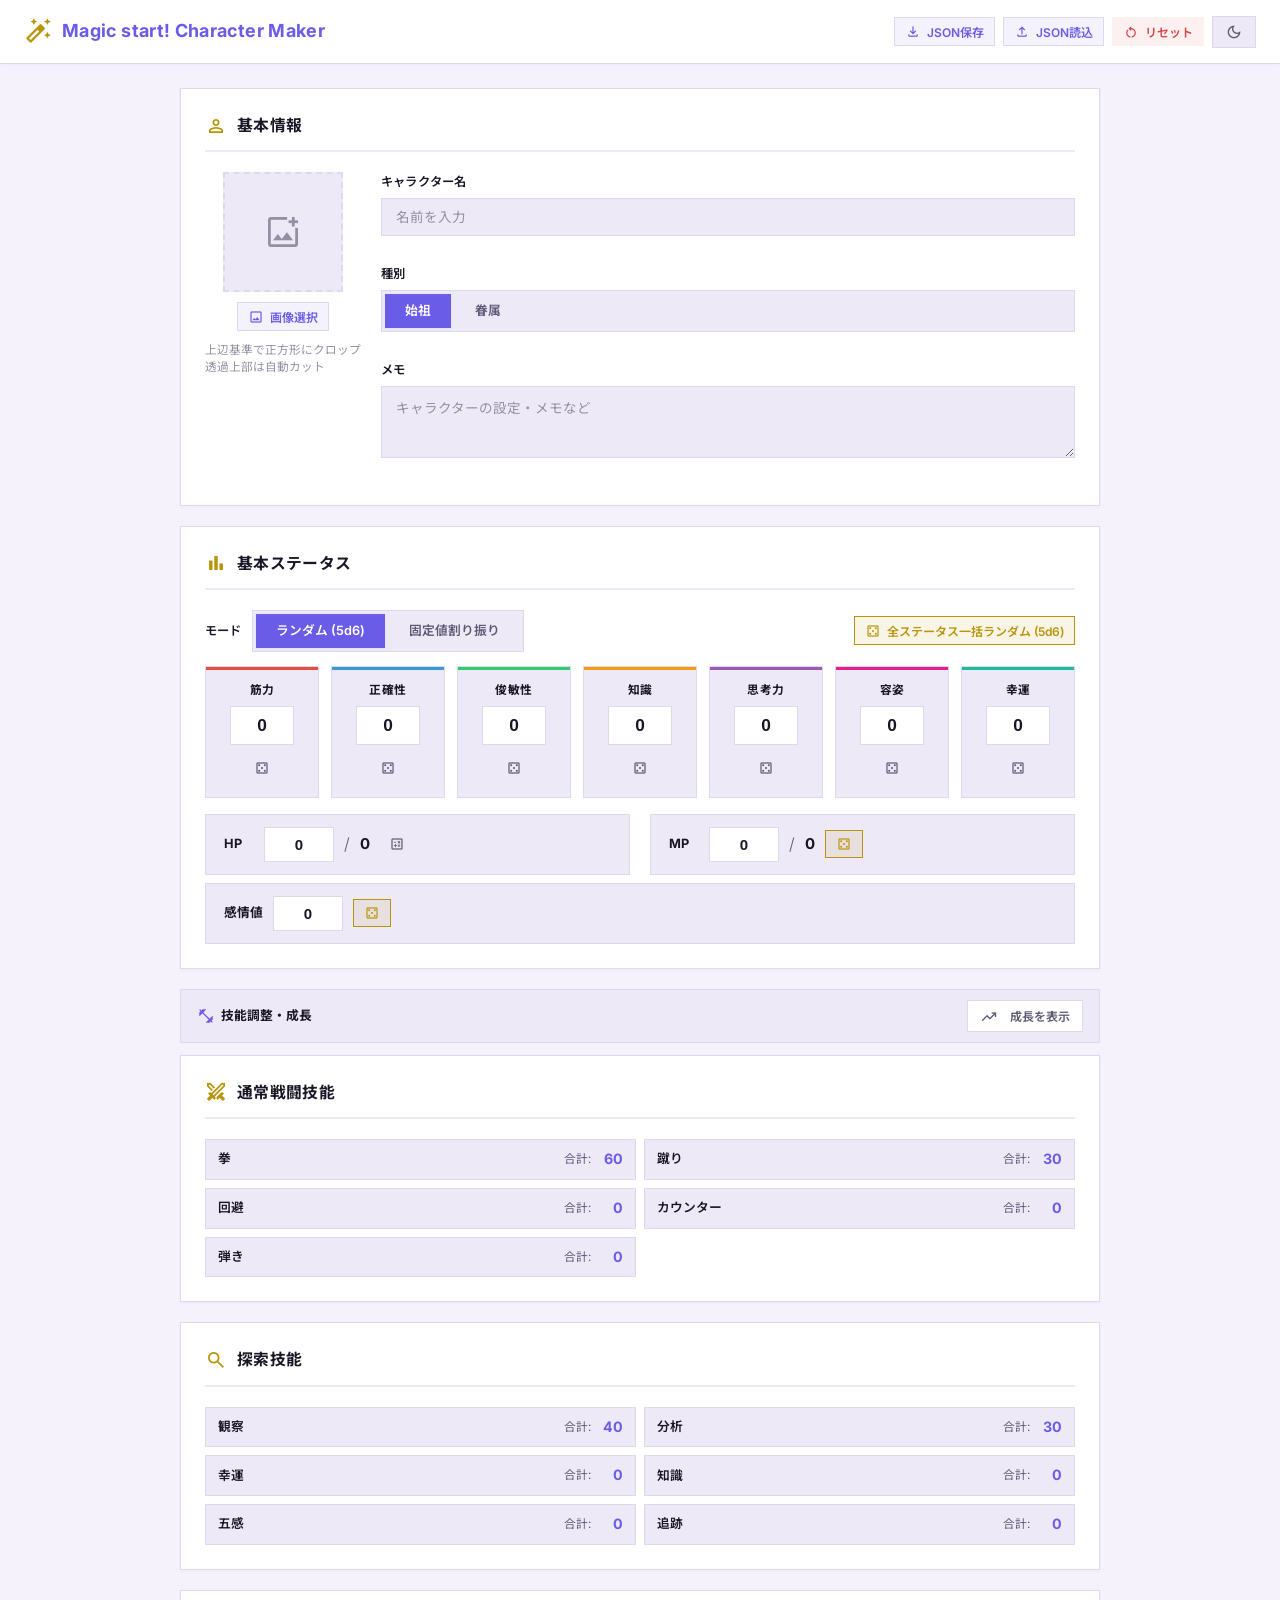
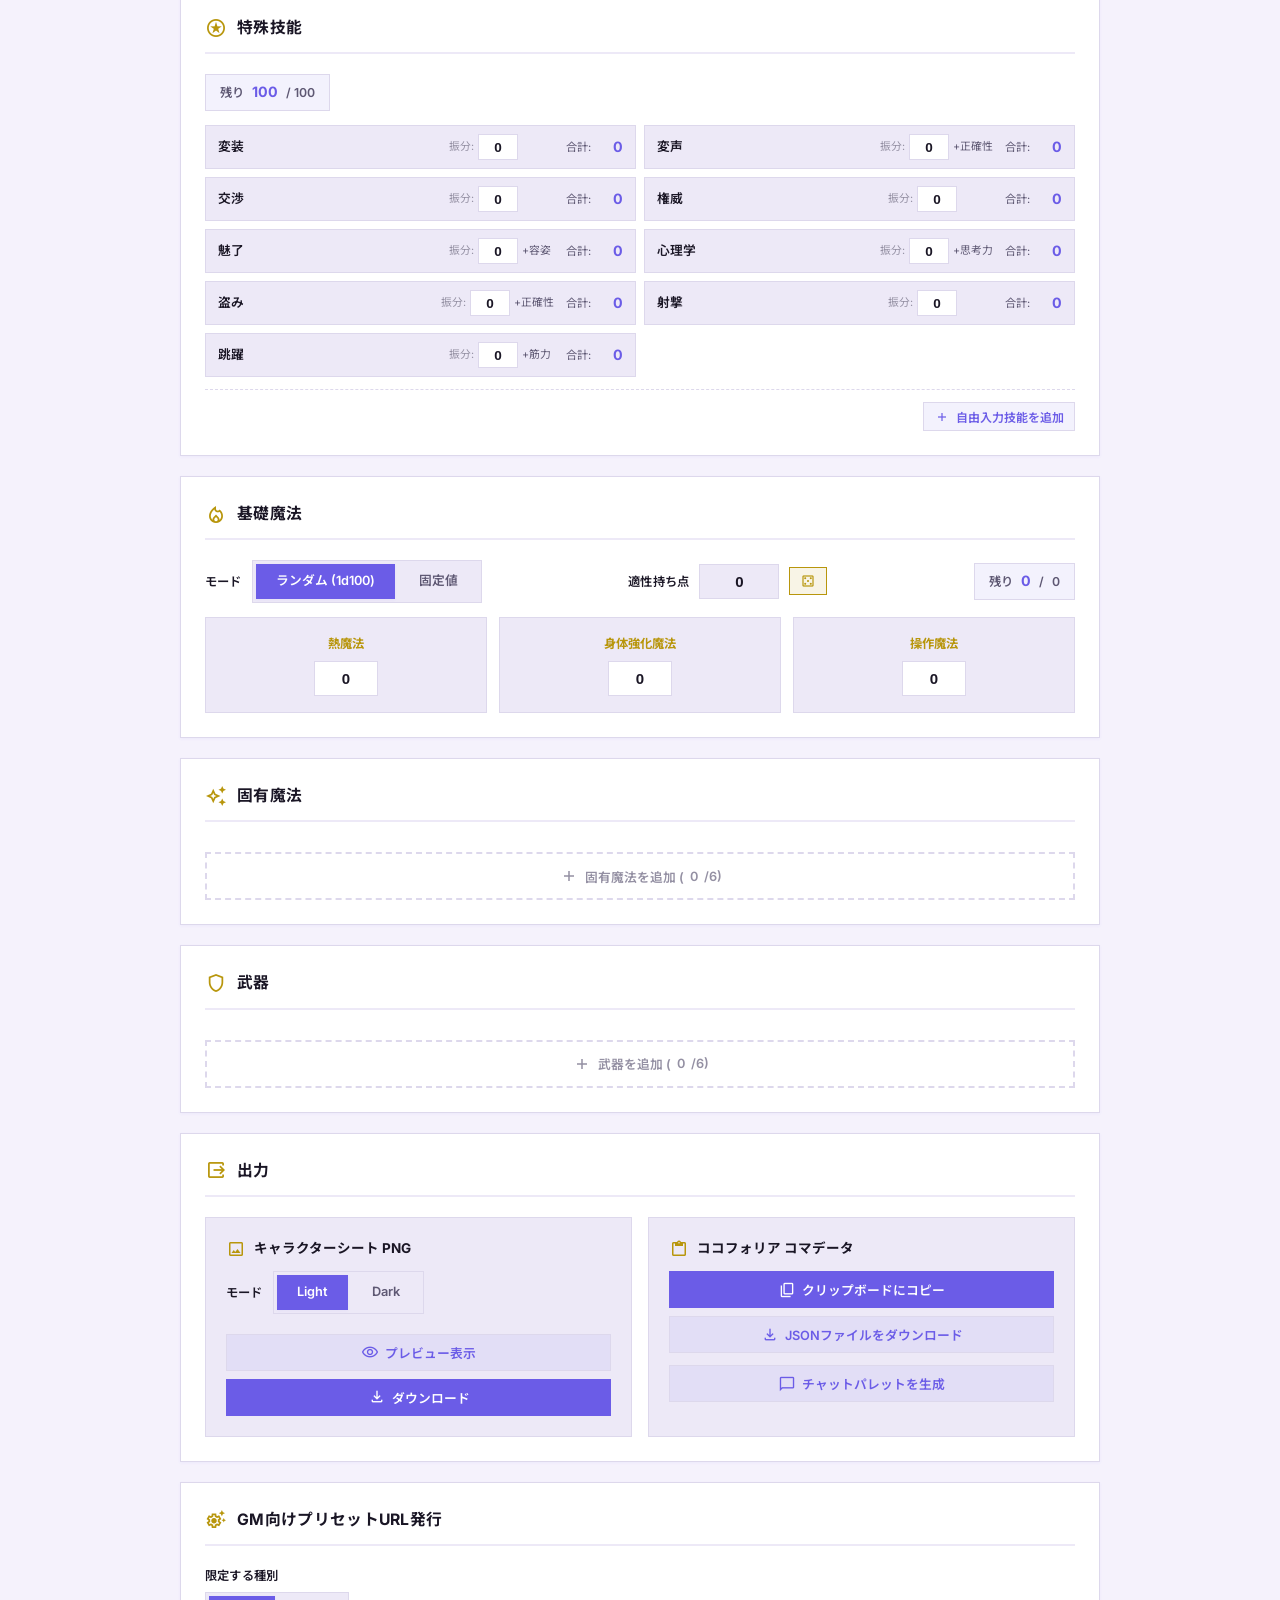
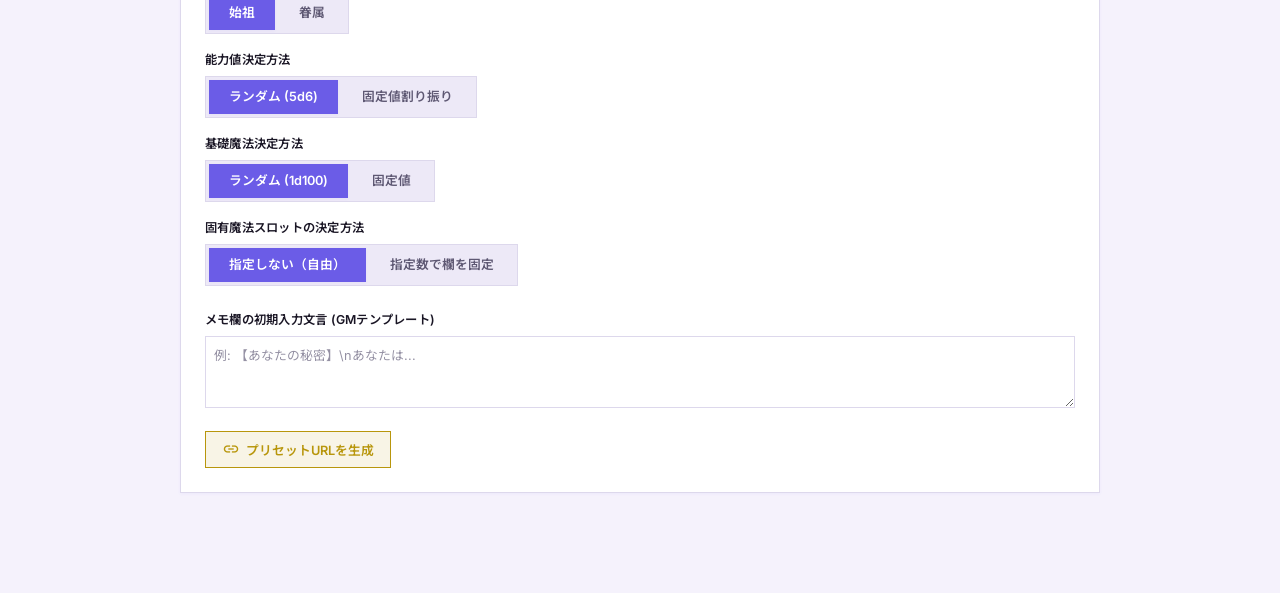
<file: magicstart/index.html>
<!DOCTYPE html>
<html lang="ja" data-theme="light">
<head>
  <meta charset="UTF-8">
  <meta name="viewport" content="width=device-width, initial-scale=1.0">
  <title>Magic start! Character Maker</title>
  <meta name="description" content="TRPG「Magic start!」のキャラクターメイカー。キャラクターシートPNG出力・ココフォリアコマデータ出力に対応。">

  <!-- Google Fonts -->
  <link rel="preconnect" href="https://fonts.googleapis.com">
  <link rel="preconnect" href="https://fonts.gstatic.com" crossorigin>
  <link href="https://fonts.googleapis.com/css2?family=Cinzel:wght@500;700;800;900&family=Syne:wght@700;800&family=Inter:wght@300;400;500;600;700;800&family=Noto+Sans+JP:wght@300;400;500;700;800&display=swap" rel="stylesheet">
  <!-- Material Symbols -->
  <link href="https://fonts.googleapis.com/css2?family=Material+Symbols+Outlined:opsz,wght,FILL,GRAD@20..48,100..700,0..1,-50..200" rel="stylesheet">

  <!-- Stylesheet -->
  <link rel="stylesheet" href="css/style.css">
</head>
<body>

  <!-- ════════════════════ HEADER ════════════════════ -->
  <header class="app-header">
    <div class="app-title">
      <span class="material-symbols-outlined">auto_fix_high</span>
      Magic start! Character Maker
    </div>
    <div class="header-actions">
      <button id="btn-save-json" class="btn btn-secondary btn-sm" data-tooltip="JSON保存" data-tooltip-pos="bottom">
        <span class="material-symbols-outlined">download</span>
        <span class="btn-text">JSON保存</span>
      </button>
      <button id="btn-load-json" class="btn btn-secondary btn-sm" data-tooltip="JSON読込" data-tooltip-pos="bottom">
        <span class="material-symbols-outlined">upload</span>
        <span class="btn-text">JSON読込</span>
      </button>
      <button id="btn-reset" class="btn btn-danger btn-sm" data-tooltip="リセット" data-tooltip-pos="bottom">
        <span class="material-symbols-outlined">restart_alt</span>
        <span class="btn-text">リセット</span>
      </button>
      <button id="btn-theme" class="theme-toggle" data-tooltip="テーマ切替" data-tooltip-pos="bottom">
        <span class="material-symbols-outlined" id="theme-icon">dark_mode</span>
      </button>
    </div>
    <input type="file" id="json-file-input" class="file-input-hidden" accept=".json">
  </header>

  <!-- GM Preset Banner -->
  <div id="preset-banner" class="preset-banner" style="display:none;">
    <span class="material-symbols-outlined" style="font-size:18px;">lock</span>
    <span>GMによるキャラメイク設定が制限されています</span>
    <button id="btn-clear-preset" class="btn btn-secondary btn-sm" style="background:rgba(255,255,255,0.2); color:#fff; border:none; padding:3px 8px; font-size:0.75rem;">制限を解除</button>
  </div>

  <!-- ════════════════════ MAIN ════════════════════ -->
  <main class="app-main">

    <!-- ──── Basic Info ──── -->
    <section class="card" id="section-basic">
      <div class="card-header">
        <span class="material-symbols-outlined">person</span>
        <h2 class="card-title">基本情報</h2>
      </div>
      <div class="basic-info-grid">
        <div class="image-upload-area" style="flex-direction:column; gap:10px;">
          <div class="image-preview" id="image-preview">
            <span class="material-symbols-outlined">add_photo_alternate</span>
            <img id="image-preview-img" style="display:none;" alt="character image">
          </div>
          <div>
            <button id="btn-upload-image" class="btn btn-secondary btn-sm">
              <span class="material-symbols-outlined">image</span> 画像選択
            </button>
            <button id="btn-remove-image" class="btn btn-ghost btn-sm" style="display:none;">
              <span class="material-symbols-outlined">close</span>
            </button>
          </div>
          <input type="file" id="image-file-input" class="file-input-hidden" accept="image/*">
          <div class="image-upload-hint">上辺基準で正方形にクロップ<br>透過上部は自動カット</div>
        </div>
        <div class="basic-info-fields">
          <div class="form-group">
            <label class="form-label" for="char-name">キャラクター名</label>
            <input type="text" id="char-name" class="form-input" placeholder="名前を入力" maxlength="40">
          </div>
          <div class="form-group">
            <label class="form-label">種別</label>
            <div class="radio-group">
              <input type="radio" name="char-type" id="type-ancestor" value="ancestor" class="radio-option" checked>
              <label for="type-ancestor" class="radio-label">始祖</label>
              <input type="radio" name="char-type" id="type-kin" value="kin" class="radio-option">
              <label for="type-kin" class="radio-label">眷属</label>
            </div>
          </div>
          <div class="form-group">
            <label class="form-label" for="char-memo">メモ</label>
            <textarea id="char-memo" class="form-textarea" placeholder="キャラクターの設定・メモなど" rows="3" maxlength="500"></textarea>
          </div>
        </div>
      </div>
    </section>

    <!-- ──── Stats ──── -->
    <section class="card" id="section-stats">
      <div class="card-header">
        <span class="material-symbols-outlined">bar_chart</span>
        <h2 class="card-title">基本ステータス</h2>
      </div>
      <div class="section-toolbar">
        <div class="field-row">
          <span class="form-label" style="min-width:auto; margin-bottom:0;">モード</span>
          <div class="radio-group" id="stat-mode-toggle">
            <input type="radio" name="stat-mode" id="stat-mode-random" value="random" class="radio-option" checked>
            <label for="stat-mode-random" class="radio-label">ランダム (5d6)</label>
            <input type="radio" name="stat-mode" id="stat-mode-fixed" value="fixed" class="radio-option">
            <label for="stat-mode-fixed" class="radio-label">固定値割り振り</label>
          </div>
        </div>
        
        <div id="stat-toolbar-random">
          <button id="btn-roll-all-stats" class="btn btn-accent btn-sm">
            <span class="material-symbols-outlined">casino</span> 全ステータス一括ランダム (5d6)
          </button>
        </div>
        <div id="stat-toolbar-fixed" style="display:none;">
          <div class="points-indicator" id="stat-points-indicator">
            残り <span class="points-value" id="stat-points-remaining">140</span> / <span id="stat-pool-display">140</span>
          </div>
        </div>
      </div>
      <div class="stats-grid" id="stats-grid">
        <!-- Generated by JS -->
      </div>
      <div class="hp-mp-row">
        <div class="hp-mp-block">
          <span class="hp-mp-label">HP</span>
          <input type="number" id="stat-hp" class="form-input-num" min="0" max="999" value="50">
          <span class="hp-mp-sep">/</span>
          <span id="stat-hp-max" style="font-weight:700; font-size:1rem;">50</span>
          <button id="btn-calc-hp" class="btn btn-ghost btn-sm btn-icon" data-tooltip="自動計算 (筋力+50)">
            <span class="material-symbols-outlined">calculate</span>
          </button>
        </div>
        <div class="hp-mp-block">
          <span class="hp-mp-label">MP</span>
          <input type="number" id="stat-mp" class="form-input-num" min="0" max="999" value="0">
          <span class="hp-mp-sep">/</span>
          <span id="stat-mp-max" style="font-weight:700; font-size:1rem;">0</span>
          <button id="btn-roll-mp" class="btn btn-accent btn-sm" data-tooltip="ランダム生成">
            <span class="material-symbols-outlined">casino</span>
          </button>
        </div>
      </div>
      <div class="hp-mp-row" style="margin-top:8px;">
        <div class="hp-mp-block">
          <span class="hp-mp-label">感情値</span>
          <input type="number" id="stat-emotion" class="form-input-num" min="0" max="999" value="0">
          <button id="btn-roll-emotion" class="btn btn-accent btn-sm" data-tooltip="ランダム (10d6)">
            <span class="material-symbols-outlined">casino</span>
          </button>
        </div>
      </div>
    </section>

    <!-- ──── Skills Common Control Bar ──── -->
    <div class="skills-control-bar" style="display:flex; justify-content:flex-end; align-items:center; margin-bottom:12px; padding:10px 16px; background:var(--bg-tertiary); border:1px solid var(--border); width: 100%;">
      <span style="font-size:0.85rem; font-weight:700; color:var(--text-primary); margin-right:auto; display:flex; align-items:center; gap:6px;">
        <span class="material-symbols-outlined" style="font-size:18px; color:var(--primary);">fitness_center</span> 技能調整・成長
      </span>
      <button id="btn-toggle-growth" class="theme-toggle" style="border-radius:0; border:1px solid var(--border); padding:6px 12px; background:var(--surface); cursor:pointer; display:flex; align-items:center;">
        <span class="material-symbols-outlined" id="growth-icon" style="font-size:18px;">trending_up</span>
        <span id="growth-toggle-text" style="font-size:0.8rem; margin-left:6px; font-weight:600;">成長を表示</span>
      </button>
    </div>

    <!-- ──── Combat Skills ──── -->
    <section class="card" id="section-combat">
      <div class="card-header">
        <span class="material-symbols-outlined">swords</span>
        <h2 class="card-title">通常戦闘技能</h2>
      </div>
      <div class="special-skills-grid" id="combat-skills-grid">
        <!-- Generated by JS -->
      </div>
    </section>

    <!-- ──── Exploration Skills ──── -->
    <section class="card" id="section-explore">
      <div class="card-header">
        <span class="material-symbols-outlined">search</span>
        <h2 class="card-title">探索技能</h2>
      </div>
      <div class="special-skills-grid" id="explore-skills-grid">
        <!-- Generated by JS -->
      </div>
    </section>

    <!-- ──── Special Skills ──── -->
    <section class="card" id="section-special">
      <div class="card-header">
        <span class="material-symbols-outlined">stars</span>
        <h2 class="card-title">特殊技能</h2>
      </div>
      <div class="section-toolbar">
        <div class="points-indicator" id="special-points-indicator">
          残り <span class="points-value" id="special-points-remaining">100</span> / 100
        </div>
      </div>
      <div class="special-skills-grid" id="special-skills-grid">
        <!-- Generated by JS -->
      </div>
      <div style="margin-top:12px; border-top: 1px dashed var(--border); padding-top: 12px; display: flex; justify-content: flex-end;">
        <button type="button" id="btn-add-custom-sskill" class="btn btn-secondary btn-sm" style="border-radius:0;">
          <span class="material-symbols-outlined" style="font-size:16px;">add</span> 自由入力技能を追加
        </button>
      </div>
    </section>

    <!-- ──── Basic Magic ──── -->
    <section class="card" id="section-magic">
      <div class="card-header">
        <span class="material-symbols-outlined">local_fire_department</span>
        <h2 class="card-title">基礎魔法</h2>
      </div>
      <div class="section-toolbar">
        <div class="field-row">
          <span class="form-label" style="min-width:auto; margin-bottom:0;">モード</span>
          <div class="radio-group" id="magic-mode-toggle">
            <input type="radio" name="magic-mode" id="magic-mode-random" value="random" class="radio-option" checked>
            <label for="magic-mode-random" class="radio-label">ランダム (1d100)</label>
            <input type="radio" name="magic-mode" id="magic-mode-fixed" value="fixed" class="radio-option">
            <label for="magic-mode-fixed" class="radio-label">固定値</label>
          </div>
        </div>
        <div class="field-row" id="magic-pool-input-row">
          <label class="form-label" style="min-width:auto; margin-bottom:0;">適性持ち点</label>
          <input type="number" id="magic-pool" class="form-input-num" min="0" max="100" value="0">
          <button id="btn-roll-magic-pool" class="btn btn-accent btn-sm" data-tooltip="ランダム (1d100)">
            <span class="material-symbols-outlined">casino</span>
          </button>
        </div>
        <div class="points-indicator" id="magic-points-indicator">
          残り <span class="points-value" id="magic-points-remaining">0</span> / <span id="magic-pool-display">0</span>
        </div>
      </div>
      <div class="magic-grid" id="magic-grid">
        <!-- Generated by JS -->
      </div>
    </section>

    <!-- ──── Unique Magic ──── -->
    <section class="card" id="section-unique-magic">
      <div class="card-header">
        <span class="material-symbols-outlined">auto_awesome</span>
        <h2 class="card-title">固有魔法</h2>
      </div>
      <div class="dynamic-list" id="unique-magic-list">
        <!-- Generated by JS -->
      </div>
      <button id="btn-add-magic" class="add-item-btn" style="margin-top:10px;">
        <span class="material-symbols-outlined">add</span> 固有魔法を追加 (<span id="magic-count">0</span>/6)
      </button>
    </section>

    <!-- ──── Weapons ──── -->
    <section class="card" id="section-weapons">
      <div class="card-header">
        <span class="material-symbols-outlined">shield</span>
        <h2 class="card-title">武器</h2>
      </div>
      <div class="dynamic-list" id="weapons-list">
        <!-- Generated by JS -->
      </div>
      <button id="btn-add-weapon" class="add-item-btn" style="margin-top:10px;">
        <span class="material-symbols-outlined">add</span> 武器を追加 (<span id="weapon-count">0</span>/6)
      </button>
    </section>

    <!-- ──── Output ──── -->
    <section class="card" id="section-output">
      <div class="card-header">
        <span class="material-symbols-outlined">output</span>
        <h2 class="card-title">出力</h2>
      </div>
      <div class="output-section">
        <div class="output-card">
          <div class="output-card-title">
            <span class="material-symbols-outlined">image</span>
            キャラクターシート PNG
          </div>
          <div class="field-row" style="margin-bottom:8px;">
            <label class="form-label" style="min-width:auto;">モード</label>
            <div class="radio-group">
              <input type="radio" name="sheet-mode" id="sheet-light" value="light" class="radio-option" checked>
              <label for="sheet-light" class="radio-label">Light</label>
              <input type="radio" name="sheet-mode" id="sheet-dark" value="dark" class="radio-option">
              <label for="sheet-dark" class="radio-label">Dark</label>
            </div>
          </div>
          <div class="output-actions" style="display:flex; gap:8px;">
            <button id="btn-preview-sheet" class="btn btn-secondary" style="flex:1;">
              <span class="material-symbols-outlined">visibility</span> プレビュー表示
            </button>
            <button id="btn-download-sheet" class="btn btn-primary" style="flex:1;">
              <span class="material-symbols-outlined">download</span> ダウンロード
            </button>
          </div>
        </div>
        <div class="output-card">
          <div class="output-card-title">
            <span class="material-symbols-outlined">content_paste</span>
            ココフォリア コマデータ
          </div>
          <div class="output-actions">
            <button id="btn-ccf-clipboard" class="btn btn-primary">
              <span class="material-symbols-outlined">content_copy</span> クリップボードにコピー
            </button>
            <button id="btn-ccf-download" class="btn btn-secondary">
              <span class="material-symbols-outlined">download</span> JSONファイルをダウンロード
            </button>
            <button id="btn-generate-palette" class="btn btn-secondary" style="margin-top:4px;">
              <span class="material-symbols-outlined">chat_bubble</span> チャットパレットを生成
            </button>
          </div>
        </div>
        <div class="output-card" id="ccf-palette-card" style="grid-column: span 2; display: none; flex-direction: column;">
          <div class="output-card-title">
            <span class="material-symbols-outlined">chat_bubble</span>
            ココフォリア チャットパレット
          </div>
          <textarea id="ccf-palette-text" class="form-textarea" rows="6" readonly style="font-family:var(--font-mono); font-size:0.85rem; margin-bottom:10px; resize:vertical; background:var(--bg-tertiary); color:var(--text-primary); border-color:var(--border); width: 100%; border-radius: 0; outline: none; padding: 10px;"></textarea>
          <button id="btn-copy-palette" class="btn btn-primary" style="width:100%;">
            <span class="material-symbols-outlined">content_copy</span> チャットパレットをコピー
          </button>
        </div>
      </div>
      <!-- Sheet Preview Area -->
      <div id="sheet-preview-container" style="display:none; margin-top:20px; border:1px solid var(--border); padding:16px; background:var(--bg-secondary); text-align:center;">
        <div style="font-size:0.85rem; font-weight:700; color:var(--text-secondary); margin-bottom:12px; display:flex; align-items:center; justify-content:center; gap:6px;">
          <span class="material-symbols-outlined" style="font-size:18px;">image</span> キャラクターシート プレビュー
        </div>
        <div style="position:relative; display:inline-block; max-width:100%;">
          <img id="sheet-preview-image" style="max-width:100%; height:auto; border:1px solid var(--border); box-shadow:var(--shadow-lg);" alt="sheet preview">
        </div>
      </div>
    </section>

    <!-- ──── GM Preset URL Generator ──── -->
    <section class="card" id="section-gm-generator">
      <div class="card-header">
        <span class="material-symbols-outlined">settings_suggest</span>
        <h2 class="card-title">GM向けプリセットURL発行</h2>
      </div>
      <div style="display:flex; flex-direction:column; gap:16px;">
        <div class="form-group" style="margin-bottom:0;">
          <label class="form-label">限定する種別</label>
          <div class="radio-group" style="max-width:fit-content;">
            <input type="radio" name="url-type" id="url-type-ancestor" value="ancestor" checked class="radio-option">
            <label for="url-type-ancestor" class="radio-label">始祖</label>
            <input type="radio" name="url-type" id="url-type-kin" value="kin" class="radio-option">
            <label for="url-type-kin" class="radio-label">眷属</label>
          </div>
        </div>
        <div class="form-group" style="margin-bottom:0;">
          <label class="form-label">能力値決定方法</label>
          <div class="radio-group" style="max-width:fit-content;">
            <input type="radio" name="url-stat-mode" id="url-stat-random" value="random" checked class="radio-option">
            <label for="url-stat-random" class="radio-label">ランダム (5d6)</label>
            <input type="radio" name="url-stat-mode" id="url-stat-fixed" value="fixed" class="radio-option">
            <label for="url-stat-fixed" class="radio-label">固定値割り振り</label>
          </div>
        </div>
        <div class="form-group" id="url-stat-pool-row" style="display:none; margin-bottom:0;">
          <label class="form-label" for="url-stat-pool">割り振り可能ポイント (デフォルト: 140)</label>
          <input type="number" id="url-stat-pool" class="form-input" value="140" min="0" max="999" style="width:120px;">
        </div>
        <div class="form-group" style="margin-bottom:0;">
          <label class="form-label">基礎魔法決定方法</label>
          <div class="radio-group" style="max-width:fit-content;">
            <input type="radio" name="url-magic-mode" id="url-magic-random" value="random" checked class="radio-option">
            <label for="url-magic-random" class="radio-label">ランダム (1d100)</label>
            <input type="radio" name="url-magic-mode" id="url-magic-fixed" value="fixed" class="radio-option">
            <label for="url-magic-fixed" class="radio-label">固定値</label>
          </div>
        </div>
        <div class="form-group" id="url-magic-pool-row" style="display:none; margin-bottom:0;">
          <label class="form-label" for="url-magic-pool">割り振り可能ポイント (デフォルト: 50)</label>
          <input type="number" id="url-magic-pool" class="form-input" value="50" min="0" max="100" style="width:120px;">
        </div>
        <div class="form-group" style="margin-bottom:0;">
          <label class="form-label">固有魔法スロットの決定方法</label>
          <div class="radio-group" style="max-width:fit-content; margin-bottom:8px;">
            <input type="radio" name="url-magic-slots-mode" id="url-magic-slots-none" value="none" checked class="radio-option">
            <label for="url-magic-slots-none" class="radio-label">指定しない（自由）</label>
            <input type="radio" name="url-magic-slots-mode" id="url-magic-slots-fixed" value="fixed" class="radio-option">
            <label for="url-magic-slots-fixed" class="radio-label">指定数で欄を固定</label>
          </div>
          <div id="url-magic-slots-count-row" style="display:none; align-items:center; gap:8px;">
            <label class="form-label" for="url-magic-slots" style="margin-bottom:0;">固定スロット数</label>
            <input type="number" id="url-magic-slots" class="form-input" value="2" min="1" max="6" style="width:80px;">
          </div>
        </div>
        <div class="form-group" style="margin-bottom:0;">
          <label class="form-label" for="url-memo">メモ欄の初期入力文言 (GMテンプレート)</label>
          <textarea id="url-memo" class="form-textarea" rows="3" placeholder="例: 【あなたの秘密】\nあなたは..." style="width:100%; border-radius:0; outline:none; border:1px solid var(--border); background:var(--surface); color:var(--text-primary); padding:8px; font-size:0.85rem; font-family:var(--font-sans);"></textarea>
        </div>
        <div>
          <button id="btn-generate-url" class="btn btn-accent">
            <span class="material-symbols-outlined">link</span> プリセットURLを生成
          </button>
        </div>
        <div id="url-output" style="display:none; margin-top:10px;">
          <div class="form-group" style="margin-bottom:8px;">
            <label class="form-label">生成されたURL</label>
            <input type="text" id="url-output-text" class="form-input" readonly>
          </div>
          <button id="btn-copy-url" class="btn btn-secondary">
            <span class="material-symbols-outlined">content_copy</span> コピーする
          </button>
        </div>
      </div>
    </section>

  </main>

  <!-- Toast notification -->
  <div id="toast" class="toast">
    <span class="material-symbols-outlined" id="toast-icon">check_circle</span>
    <span id="toast-message"></span>
  </div>

  <!-- Scripts -->
  <script src="https://html2canvas.hertzen.com/dist/html2canvas.min.js"></script>
  <script src="js/character.js"></script>
  <script src="js/image.js"></script>
  <script src="js/cocofolia.js"></script>
  <script src="js/sheet.js"></script>
  <script src="js/preset.js"></script>
  <script src="js/app.js"></script>
</body>
</html>
</file>
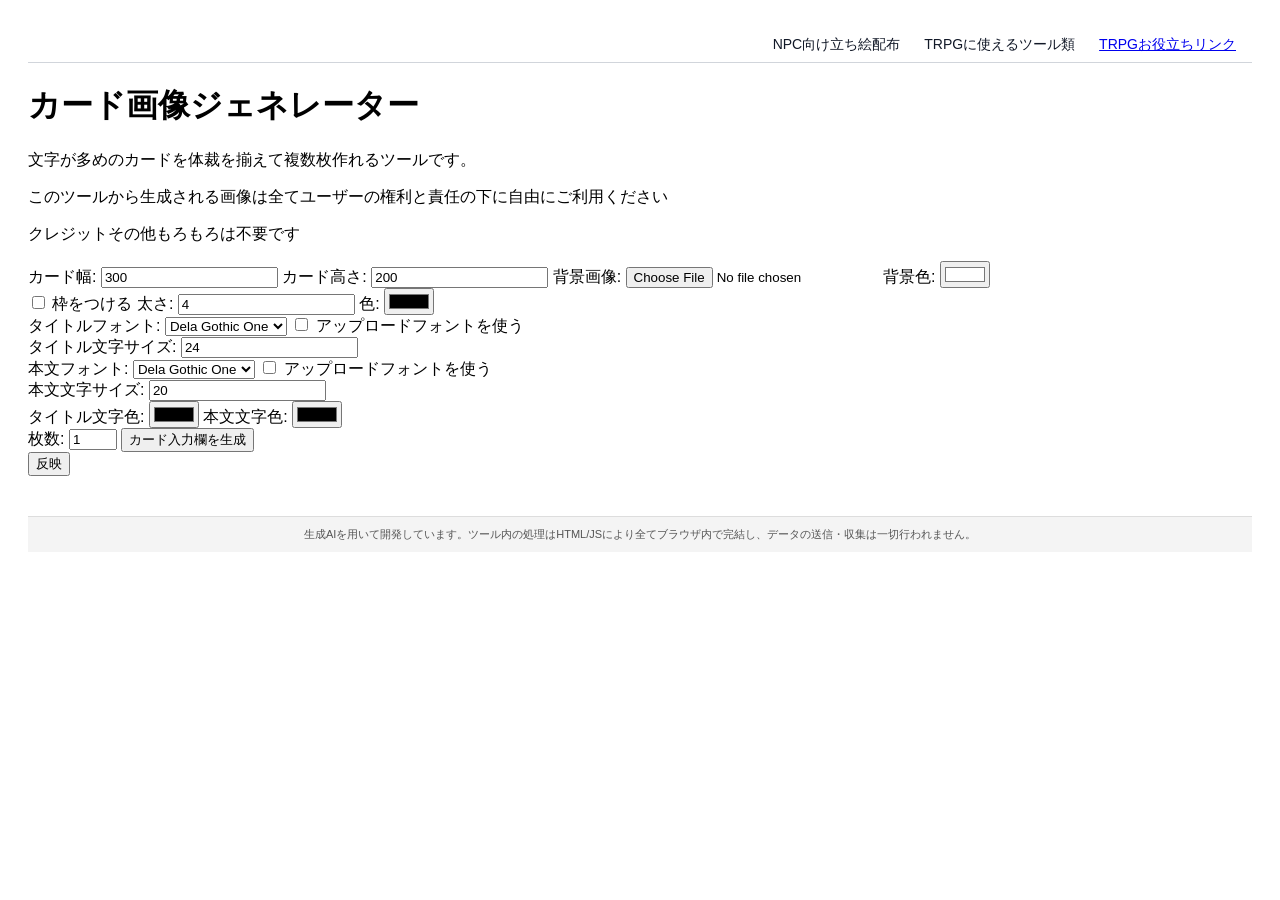
<file: caragen.html>
<!DOCTYPE html>
<html lang="ja">
<head>
  <meta charset="UTF-8">
  <meta name="viewport" content="width=device-width, initial-scale=1.0">
  <title>カード画像ジェネレーター</title>
  <style>
    @import url('https://fonts.googleapis.com/css2?family=Dela+Gothic+One&family=DotGothic16&family=Hachi+Maru+Pop&family=Kaisei+Tokumin&family=Mochiy+Pop+One&family=Potta+One&family=Sawarabi+Gothic&family=Shippori+Mincho&family=Yuji+Mai&family=Yusei+Magic&family=Zen+Antique+Soft&family=Zen+Maru+Gothic&family=Zen+Old+Mincho&display=swap');

    body {
      font-family: sans-serif;
      padding: 20px;
    }
    .card-preview {
      display: flex;
      flex-wrap: wrap;
      gap: 10px;
      margin-top: 20px;
    }
    canvas {
      border: 1px solid #ccc;
    }
    .card-form {
      margin-bottom: 10px;
      padding: 10px;
      border: 1px solid #ddd;
    }
    .hidden {
      display: none;
    }
  </style>
</head>
<body>
  
<!-- ナビゲーションバー - ここから貼り付け開始 -->
<style>
  /* カラーテーマCSS変数 */
  :root { /* Light Theme (Default) */
    --app-bg-color: #f9fafb;
    --app-text-color: #111827;
    --header-bg-color: rgba(255, 255, 255, 0.8);
    --modal-bg-color: #ffffff;
    --button-hover-bg-color: #d1d5db;
    --link-active-text-color: #3730a3;
    --border-color: #d1d5db;
  }
  html.dark {
    --app-bg-color: #111827;
    --app-text-color: #f3f4f6;
    --header-bg-color: rgba(31, 41, 55, 0.8);
    --modal-bg-color: #1f2937;
    --button-hover-bg-color: #6b7280;
    --link-active-text-color: #e0e7ff;
    --border-color: #4b5563;
  }
  html.theme-earth.dark {
    --app-bg-color: #3e2723;
    --app-text-color: #efebe9;
    --header-bg-color: rgba(62, 39, 35, 0.8);
    --modal-bg-color: #4e342e;
    --button-hover-bg-color: #795548;
    --link-active-text-color: #ffffff;
    --border-color: #795548;
  }
  html.theme-pastel {
    --app-bg-color: #fff0f5;
    --app-text-color: #5c3c4c;
    --header-bg-color: rgba(255, 240, 245, 0.8);
    --modal-bg-color: #ffffff;
    --button-hover-bg-color: #90e0d0;
    --link-active-text-color: #333;
    --border-color: #e1bee7;
  }
  html.theme-gray {
    --app-bg-color: #f5f5f5;
    --app-text-color: #333333;
    --header-bg-color: rgba(238, 238, 238, 0.8);
    --modal-bg-color: #ffffff;
    --button-hover-bg-color: #bbbbbb;
    --link-active-text-color: #ffffff;
    --border-color: #b0b0b0;
  }
  
  /* ナビゲーションバースタイル */
  #top-nav-bar {
    background-color: var(--header-bg-color);
    color: var(--app-text-color);
    border-bottom: 1px solid var(--border-color);
    transition: colors 0.3s;
  }
  
  /* ドロップダウンスタイル */
  .nav-dropdown {
    position: relative;
  }
  .nav-dropdown-menu {
    display: none;
    position: absolute;
    top: 100%;
    right: 0;
    background-color: var(--modal-bg-color);
    border: 1px solid var(--border-color);
    border-radius: 0.375rem;
    box-shadow: 0 4px 6px rgba(0, 0, 0, 0.1);
    min-width: 200px;
    z-index: 1000;
    margin-top: 0.25rem;
    padding: 0.5rem 0;
  }
  .nav-dropdown.active .nav-dropdown-menu {
    display: block;
  }
  .nav-dropdown-menu a {
    display: block;
    padding: 0.5rem 1rem;
    color: var(--app-text-color);
    text-decoration: none;
    transition: background-color 0.2s;
  }
  .nav-dropdown-menu a:hover {
    background-color: var(--button-hover-bg-color);
  }
  .nav-dropdown-toggle {
    cursor: pointer;
    user-select: none;
  }
</style>

<div id="top-nav-bar">
  <div style="max-width: 1280px; margin: 0 auto; padding: 0.5rem 1rem; display: flex; align-items: center; justify-content: flex-end; gap: 1.5rem; font-size: 0.875rem;">
        <div class="nav-dropdown">
          <span class="nav-dropdown-toggle hover:text-[--link-active-text-color] transition-colors">NPC向け立ち絵配布</span>
          <div class="nav-dropdown-menu">
            <a href="https://tatie.pages.dev/">現代日本</a>
            <a href="https://tatie2.pages.dev/">近未来・サイバーパンク</a>
            <a href="https://tatie3.pages.dev/">和風・時代劇</a>
          </div>
        </div>
        <div class="nav-dropdown">
          <span class="nav-dropdown-toggle hover:text-[--link-active-text-color] transition-colors">TRPGに使えるツール類</span>
          <div class="nav-dropdown-menu">
            <a href="https://pa-mu-da.github.io/shape/">図形を手軽に作るやつ</a>
            <a href="https://pa-mu-da.github.io/pndtool/caragen.html">カード画像作成ツール</a>
            <a href="https://pa-mu-da.github.io/mojipanelmaker/">文字パネルメーカー</a>
            <a href="https://pa-mu-da.github.io/memotool/">PC・URLメモツール</a>
            <a href="https://mokujisakuseiki.pages.dev/">webコンテンツ作成機</a>
            <a href="https://pa-mu-da.github.io/solo_RPG_tool/">ソロRPGコンパニオン</a>
            <a href="https://serene-toffee-2f7219.netlify.app/">APNGテロップ</a>
            <a href="https://pa-mu-da.github.io/kaisoumap/">3D階層マップ作成</a>
            <a href="https://gamebookmaker.pages.dev/">ゲームブック作成</a>
          </div>
        </div>
        <a href="https://ttrpglinks.pages.dev/" class="hover:text-[--link-active-text-color] transition-colors">TRPGお役立ちリンク</a>
  </div>
</div>

<script>
  // ドロップダウンナビゲーション
  (function() {
    const dropdownToggles = document.querySelectorAll('.nav-dropdown-toggle');
    dropdownToggles.forEach(toggle => {
      toggle.addEventListener('click', (e) => {
        e.stopPropagation();
        const dropdown = toggle.parentElement;
        const wasActive = dropdown.classList.contains('active');
        
        // すべてのドロップダウンを閉じる
        document.querySelectorAll('.nav-dropdown').forEach(d => d.classList.remove('active'));
        
        // 現在のドロップダウンをトグル
        if (!wasActive) {
          dropdown.classList.add('active');
        }
      });
    });
    
    // 外側クリックでドロップダウンを閉じる
    document.addEventListener('click', () => {
      document.querySelectorAll('.nav-dropdown').forEach(d => d.classList.remove('active'));
    });
  })();
</script>
<!-- ナビゲーションバー - ここまで貼り付け終了 -->
  
  <h1>カード画像ジェネレーター</h1>
<p>文字が多めのカードを体裁を揃えて複数枚作れるツールです。</p>
<p>このツールから生成される画像は全てユーザーの権利と責任の下に自由にご利用ください</p>
<p>クレジットその他もろもろは不要です</p>
  <div>
    <label>カード幅: <input type="number" id="cardWidth" value="300"></label>
    <label>カード高さ: <input type="number" id="cardHeight" value="200"></label>
    <label>背景画像: <input type="file" id="bgImageFile" accept="image/*"></label>
    <label>背景色: <input type="color" id="bgColor" value="#ffffff"></label><br>

    <label><input type="checkbox" id="addBorder"> 枠をつける</label>
    <label>太さ: <input type="number" id="borderWidth" value="4" min="1"></label>
    <label>色: <input type="color" id="borderColor" value="#000000"></label><br>

    <label>タイトルフォント:
      <select id="titleFont">
        <option value="Dela Gothic One">Dela Gothic One</option>
        <option value="DotGothic16">DotGothic16</option>
        <option value="Hachi Maru Pop">Hachi Maru Pop</option>
        <option value="Kaisei Tokumin">Kaisei Tokumin</option>
        <option value="Mochiy Pop One">Mochiy Pop One</option>
        <option value="Potta One">Potta One</option>
        <option value="Sawarabi Gothic">Sawarabi Gothic</option>
        <option value="Shippori Mincho">Shippori Mincho</option>
        <option value="Yuji Mai">Yuji Mai</option>
        <option value="Yusei Magic">Yusei Magic</option>
        <option value="Zen Antique Soft">Zen Antique Soft</option>
        <option value="Zen Maru Gothic">Zen Maru Gothic</option>
        <option value="Zen Old Mincho">Zen Old Mincho</option>
      </select>
    </label>
    <label><input type="checkbox" id="useCustomTitleFont"> アップロードフォントを使う</label>
    <input type="file" id="titleFontFile" accept=".ttf,.otf,.woff" class="hidden"><br>

    <label>タイトル文字サイズ: <input type="number" id="titleFontSize" value="24"></label><br>

    <label>本文フォント:
      <select id="bodyFont">
        <option value="Dela Gothic One">Dela Gothic One</option>
        <option value="DotGothic16">DotGothic16</option>
        <option value="Hachi Maru Pop">Hachi Maru Pop</option>
        <option value="Kaisei Tokumin">Kaisei Tokumin</option>
        <option value="Mochiy Pop One">Mochiy Pop One</option>
        <option value="Potta One">Potta One</option>
        <option value="Sawarabi Gothic">Sawarabi Gothic</option>
        <option value="Shippori Mincho">Shippori Mincho</option>
        <option value="Yuji Mai">Yuji Mai</option>
        <option value="Yusei Magic">Yusei Magic</option>
        <option value="Zen Antique Soft">Zen Antique Soft</option>
        <option value="Zen Maru Gothic">Zen Maru Gothic</option>
        <option value="Zen Old Mincho">Zen Old Mincho</option>
      </select>
    </label>
    <label><input type="checkbox" id="useCustomBodyFont"> アップロードフォントを使う</label>
    <input type="file" id="bodyFontFile" accept=".ttf,.otf,.woff" class="hidden"><br>

    <label>本文文字サイズ: <input type="number" id="bodyFontSize" value="20"></label><br>

    <label>タイトル文字色: <input type="color" id="titleColor" value="#000000"></label>
    <label>本文文字色: <input type="color" id="bodyColor" value="#000000"></label><br>
    <label>枚数: <input type="number" id="cardCount" value="1" min="1" max="20"></label>
    <button onclick="generateForms()">カード入力欄を生成</button>
  </div>

  <form id="cardsForm"></form>
  <button onclick="generateCards()">反映</button>

  <div class="card-preview" id="preview"></div>

  <script>
    const titleFontFileInput = document.getElementById('titleFontFile');
    const bodyFontFileInput = document.getElementById('bodyFontFile');

    document.getElementById('useCustomTitleFont').addEventListener('change', (e) => {
      titleFontFileInput.classList.toggle('hidden', !e.target.checked);
    });
    document.getElementById('useCustomBodyFont').addEventListener('change', (e) => {
      bodyFontFileInput.classList.toggle('hidden', !e.target.checked);
    });

    async function loadCustomFont(file, name) {
      const reader = new FileReader();
      return new Promise((resolve) => {
        reader.onload = () => {
          const font = new FontFace(name, reader.result);
          font.load().then((loadedFont) => {
            document.fonts.add(loadedFont);
            resolve(name);
          });
        };
        reader.readAsArrayBuffer(file);
      });
    }

    function generateForms() {
      const form = document.getElementById('cardsForm');
      form.innerHTML = '';
      const count = parseInt(document.getElementById('cardCount').value);
      for (let i = 0; i < count; i++) {
        const div = document.createElement('div');
        div.className = 'card-form';
        div.innerHTML = `
          <h3>カード ${i + 1}</h3>
          <label>タイトル: <input type="text" name="title${i}" required></label><br>
          <label>本文: <textarea name="body${i}" rows="3" required></textarea></label>
        `;
        form.appendChild(div);
      }
    }

    function getRandomFilename() {
      const chars = 'abcdefghijklmnopqrstuvwxyzABCDEFGHIJKLMNOPQRSTUVWXYZ0123456789';
      let name = '';
      for (let i = 0; i < 6; i++) {
        name += chars.charAt(Math.floor(Math.random() * chars.length));
      }
      return name + '.png';
    }

    async function generateCards() {
      const preview = document.getElementById('preview');
      preview.innerHTML = '';

      const width = parseInt(document.getElementById('cardWidth').value);
      const height = parseInt(document.getElementById('cardHeight').value);
      const bgFile = document.getElementById('bgImageFile').files[0];
      const bgColor = document.getElementById('bgColor').value;

      const useCustomTitle = document.getElementById('useCustomTitleFont').checked;
      const useCustomBody = document.getElementById('useCustomBodyFont').checked;
      const titleFontName = useCustomTitle ? 'CustomTitleFont' : document.getElementById('titleFont').value;
      const bodyFontName = useCustomBody ? 'CustomBodyFont' : document.getElementById('bodyFont').value;

      const addBorder = document.getElementById('addBorder').checked;
      const borderWidth = parseInt(document.getElementById('borderWidth').value);
      const borderColor = document.getElementById('borderColor').value;

      if (useCustomTitle && titleFontFileInput.files[0]) {
        await loadCustomFont(titleFontFileInput.files[0], 'CustomTitleFont');
      }
      if (useCustomBody && bodyFontFileInput.files[0]) {
        await loadCustomFont(bodyFontFileInput.files[0], 'CustomBodyFont');
      }

      const titleFontSize = document.getElementById('titleFontSize').value;
      const bodyFontSize = document.getElementById('bodyFontSize').value;
      const titleColor = document.getElementById('titleColor').value;
      const bodyColor = document.getElementById('bodyColor').value;
      const form = document.getElementById('cardsForm');
      const count = parseInt(document.getElementById('cardCount').value);

      let bgImageUrl = null;
      if (bgFile) {
        bgImageUrl = URL.createObjectURL(bgFile);
      }

      for (let i = 0; i < count; i++) {
        const title = form[`title${i}`].value;
        const body = form[`body${i}`].value;

        const canvas = document.createElement('canvas');
        canvas.width = width;
        canvas.height = height;
        const ctx = canvas.getContext('2d');

        const drawCard = () => {
          ctx.clearRect(0, 0, width, height);
          const drawText = () => {
            ctx.textAlign = 'left';
            ctx.fillStyle = titleColor;
            ctx.font = `${titleFontSize}px '${titleFontName}'`;
            wrapText(ctx, title, 20, 40, width - 40, parseInt(titleFontSize) + 6);
            const titleLines = Math.ceil(title.length / ((width - 40) / parseInt(titleFontSize)));
            const titleHeight = titleLines * (parseInt(titleFontSize) + 6);
            const bodyStartY = 40 + titleHeight + Math.floor(parseInt(bodyFontSize) / 2) + 2;
            ctx.fillStyle = bodyColor;
            ctx.font = `${bodyFontSize}px '${bodyFontName}'`;
            wrapText(ctx, body, 20, bodyStartY, width - 40, parseInt(bodyFontSize) + 6);
            if (addBorder) {
              ctx.lineWidth = borderWidth;
              ctx.strokeStyle = borderColor;
              ctx.strokeRect(0, 0, width, height);
            }
          };

          if (bgImageUrl) {
            const img = new Image();
            img.onload = () => {
              const imgRatio = img.width / img.height;
              const canvasRatio = width / height;
              let sx, sy, sWidth, sHeight;
              if (imgRatio > canvasRatio) {
                sHeight = img.height;
                sWidth = img.height * canvasRatio;
                sx = (img.width - sWidth) / 2;
                sy = 0;
              } else {
                sWidth = img.width;
                sHeight = img.width / canvasRatio;
                sx = 0;
                sy = (img.height - sHeight) / 2;
              }
              ctx.drawImage(img, sx, sy, sWidth, sHeight, 0, 0, width, height);
              drawText();
              appendCanvasWithDownload(canvas, i);
            };
            img.src = bgImageUrl;
          } else {
            ctx.fillStyle = bgColor;
            ctx.fillRect(0, 0, width, height);
            drawText();
            appendCanvasWithDownload(canvas);
          }
        };

        drawCard();
      }
    }

    function appendCanvasWithDownload(canvas, index) {
      const container = document.createElement('div');
      container.style.order = index;
      container.appendChild(canvas);

      const button = document.createElement('button');
      button.textContent = '画像をダウンロード';
      button.onclick = () => {
        const link = document.createElement('a');
        link.href = canvas.toDataURL();
        link.download = getRandomFilename();
        link.click();
      };
      container.appendChild(button);

      document.getElementById('preview').appendChild(container);
    }

    function wrapText(ctx, text, x, y, maxWidth, lineHeight) {
      const lines = text.split(/\n|\r|\r\n/);
      for (let line of lines) {
        let currentLine = '';
        for (let i = 0; i < line.length; i++) {
          const testLine = currentLine + line[i];
          const metrics = ctx.measureText(testLine);
          const testWidth = metrics.width;
          if (testWidth > maxWidth && currentLine !== '') {
            ctx.fillText(currentLine, x, y);
            currentLine = line[i];
            y += lineHeight;
          } else {
            currentLine = testLine;
          }
        }
        if (currentLine !== '') {
          ctx.fillText(currentLine, x, y);
          y += lineHeight;
        }
      }
    }
  </script>
<footer style="width: 100%; background-color: #f4f4f4; color: #555555; font-size: 11px; text-align: center; padding: 10px 0; margin-top: 20px; font-family: sans-serif; line-height: 1.4; box-sizing: border-box; border-top: 1px solid #ddd;">
    生成AIを用いて開発しています。ツール内の処理はHTML/JSにより全てブラウザ内で完結し、データの送信・収集は一切行われません。
</footer>
</body>
</html>
</file>
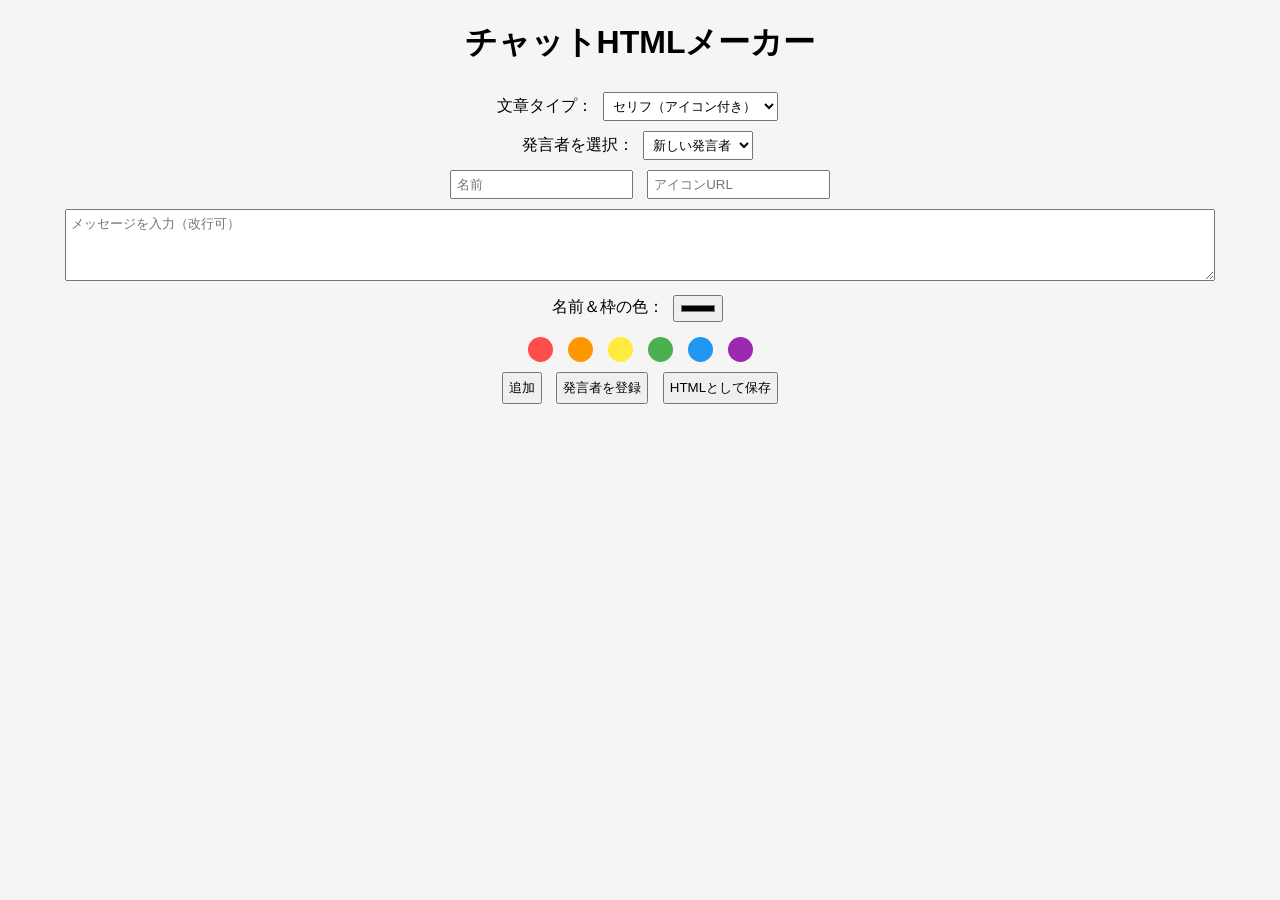
<file: chatmaker.html>
<!DOCTYPE html>
<html lang="ja">
<head>
    <meta charset="UTF-8">
    <meta name="viewport" content="width=device-width, initial-scale=1.0">
    <title>チャットHTMLメーカー</title>
    <style>
        body {
            font-family: Arial, sans-serif;
            background-color: #f5f5f5;
            text-align: center;
        }
        .chat-container {
            width: 60%;
            margin: 20px auto;
            text-align: left;
        }
        .chat-message {
            display: flex;
            align-items: center;
            margin-bottom: 15px;
        }
        .chat-icon {
            width: 100px;
            height: 100px;
            border-radius: 50%;
            margin-right: 10px;
            border: 3px solid #ccc;
            overflow: hidden;
        }
        .chat-icon img {
            width: 100%;
            height: 100%;
            object-fit: cover;
        }
        .chat-content {
            background: white;
            padding: 10px;
            border-radius: 10px;
            box-shadow: 2px 2px 5px rgba(0, 0, 0, 0.1);
            max-width: 80%;
            white-space: pre-wrap;
        }
        .chat-name {
            font-weight: bold;
            margin-bottom: 3px;
        }
        .form-container {
            margin-bottom: 20px;
        }
        input, button, select, textarea {
            padding: 5px;
            margin: 5px;
        }
        textarea {
            width: 90%;
            height: 60px;
            resize: vertical;
        }
        .narrative-text {
            display: block;
            max-width: 50%;
            margin: 20px auto;
            font-size: 16px;
            color: #333;
            white-space: pre-wrap;
            text-align: left;
        }
        .narrative-strong {
            font-size: 20px;
            font-weight: bold;
            text-align: center;
        }
        .color-buttons {
            display: flex;
            justify-content: center;
            gap: 5px;
            margin-top: 5px;
        }
        .color-button {
            width: 25px;
            height: 25px;
            border: none;
            border-radius: 50%;
            cursor: pointer;
        }

        @media screen and (max-width: 768px) {
    .chat-container {
        width: 100%;
        max-width: 95%;
    }
    .chat-message {
        flex-direction: column;
        align-items: flex-start;
    }
    .chat-icon {
        width: 60px;
        height: 60px;
        margin-bottom: 5px;
    }
    .chat-content {
        max-width: 100%;
    }
    .narrative-text {
        max-width: 90%;
    }
}
    </style>
</head>
<body>

    <h1>チャットHTMLメーカー</h1>

    <div class="form-container">
        <label>文章タイプ：</label>
        <select id="textType" onchange="toggleNarrativeOptions()">
            <option value="dialogue">セリフ（アイコン付き）</option>
            <option value="narrative">地の文（アイコンなし）</option>
        </select>
        <br>
        <div id="narrativeOptions" style="display: none;">
            <input type="checkbox" id="boldText"> <label for="boldText">強調（小見出し）</label>
        </div>
        <label>発言者を選択：</label>
        <select id="speakerSelect" onchange="loadSpeaker()">
            <option value="">新しい発言者</option>
        </select>
        <br>
        <input type="text" id="name" placeholder="名前">
        <input type="text" id="iconUrl" placeholder="アイコンURL">
        <br>
        <textarea id="message" placeholder="メッセージを入力（改行可）"></textarea>
        <br>
        <label>名前＆枠の色：</label>
        <input type="color" id="textColor" value="#000000">
        <div class="color-buttons">
            <button class="color-button" style="background: #ff4d4d;" onclick="setColor('#ff4d4d')"></button>
            <button class="color-button" style="background: #ff9800;" onclick="setColor('#ff9800')"></button>
            <button class="color-button" style="background: #ffeb3b;" onclick="setColor('#ffeb3b')"></button>
            <button class="color-button" style="background: #4caf50;" onclick="setColor('#4caf50')"></button>
            <button class="color-button" style="background: #2196f3;" onclick="setColor('#2196f3')"></button>
            <button class="color-button" style="background: #9c27b0;" onclick="setColor('#9c27b0')"></button>
        </div>
        <button onclick="addChat()">追加</button>
        <!-- 発言者の選択リストを管理するためのボタンを追加 -->
<button onclick="registerSpeaker()">発言者を登録</button>

        <button onclick="saveAsHtml()">HTMLとして保存</button>
    </div>

    <div class="chat-container" id="chatOutput">
        <!-- ここにチャットが追加される -->
    </div>

    <script>
        function toggleNarrativeOptions() {
            document.getElementById("narrativeOptions").style.display = 
                document.getElementById("textType").value === "narrative" ? "block" : "none";
        }

        function setColor(color) {
            document.getElementById("textColor").value = color;
        }

        function addChat() {
            const textType = document.getElementById("textType").value;
            const name = document.getElementById("name").value;
            const iconUrl = document.getElementById("iconUrl").value;
            const message = document.getElementById("message").value;
            const textColor = document.getElementById("textColor").value;
            const isBold = document.getElementById("boldText").checked;

            if (!message) {
                alert("メッセージを入力してください！");
                return;
            }

            const chatContainer = document.getElementById("chatOutput");

            if (textType === "dialogue") {
                if (!name || !iconUrl) {
                    alert("セリフには名前とアイコンが必要です！");
                    return;
                }

                const chatMessage = document.createElement("div");
                chatMessage.classList.add("chat-message");

                const chatIcon = document.createElement("div");
                chatIcon.classList.add("chat-icon");
                chatIcon.style.borderColor = textColor;
                chatIcon.innerHTML = `<img src="${iconUrl}" alt="${name}">`;

                const chatContent = document.createElement("div");
                chatContent.classList.add("chat-content");

                const chatName = document.createElement("div");
                chatName.classList.add("chat-name");
                chatName.style.color = textColor;
                chatName.textContent = name;

                const chatText = document.createElement("div");
                chatText.textContent = message;

                chatContent.appendChild(chatName);
                chatContent.appendChild(chatText);
                chatMessage.appendChild(chatIcon);
                chatMessage.appendChild(chatContent);
                chatContainer.appendChild(chatMessage);

            } else {
                const narrativeText = document.createElement("div");
                narrativeText.classList.add("narrative-text");
                if (isBold) narrativeText.classList.add("narrative-strong");
                narrativeText.textContent = message;
                chatContainer.appendChild(narrativeText);
            }

            document.getElementById("message").value = "";
            document.getElementById("boldText").checked = false;
        }

        function saveAsHtml() {
    const chatContainer = document.getElementById("chatOutput").cloneNode(true);
    
    // 削除ボタンをすべて削除
    chatContainer.querySelectorAll("button").forEach(button => button.remove());

    const chatContent = chatContainer.innerHTML;

    const blob = new Blob([
        `<!DOCTYPE html><html lang="ja"><head><meta charset="UTF-8">
        <title>チャットログ</title><style>${document.querySelector("style").innerHTML}</style></head>
        <body><div class="chat-container">${chatContent}</div></body></html>`
    ], { type: "text/html" });

    const a = document.createElement("a");
    a.href = URL.createObjectURL(blob);
    a.download = "chatlog.html";
    a.click();
}
        

// 発言者リストの読み込みと保存
function loadSpeakers() {
    const savedSpeakers = JSON.parse(localStorage.getItem("speakers")) || [];
    const speakerSelect = document.getElementById("speakerSelect");
    
    // 既存のリストをクリア
    speakerSelect.innerHTML = '<option value="">新しい発言者</option>';
    
    savedSpeakers.forEach(speaker => {
        const option = document.createElement("option");
        option.value = speaker.name;
        option.textContent = speaker.name;
        option.dataset.icon = speaker.icon;
        option.dataset.color = speaker.color;
        speakerSelect.appendChild(option);
    });
}

// 発言者を登録する
function registerSpeaker() {
    const name = document.getElementById("name").value;
    const iconUrl = document.getElementById("iconUrl").value;
    const textColor = document.getElementById("textColor").value;

    if (!name || !iconUrl) {
        alert("名前とアイコンURLを入力してください！");
        return;
    }

    const savedSpeakers = JSON.parse(localStorage.getItem("speakers")) || [];
    
    // すでに同じ名前の発言者がいるかチェック
    const exists = savedSpeakers.some(speaker => speaker.name === name);
    if (!exists) {
        savedSpeakers.push({ name, icon: iconUrl, color: textColor });
        localStorage.setItem("speakers", JSON.stringify(savedSpeakers));
        loadSpeakers();
    }
}

// 発言者を選択するとデータをセットする
function loadSpeaker() {
    const speakerSelect = document.getElementById("speakerSelect");
    const selectedOption = speakerSelect.options[speakerSelect.selectedIndex];

    if (selectedOption.value) {
        document.getElementById("name").value = selectedOption.value;
        document.getElementById("iconUrl").value = selectedOption.dataset.icon;
        document.getElementById("textColor").value = selectedOption.dataset.color;
    } else {
        // 新規発言者を選択した場合、入力欄をクリア
        document.getElementById("name").value = "";
        document.getElementById("iconUrl").value = "";
        document.getElementById("textColor").value = "#000000";
    }
}

// ページ読み込み時に発言者リストをクリア
window.onload = function() {
    localStorage.removeItem("speakers");  // 発言者リストを削除
    loadSpeakers(); // 空のリストをロード
};


function addChat() {
    const textType = document.getElementById("textType").value;
    const name = document.getElementById("name").value;
    const iconUrl = document.getElementById("iconUrl").value;
    const message = document.getElementById("message").value;
    const textColor = document.getElementById("textColor").value;
    const isBold = document.getElementById("boldText").checked;

    if (!message) {
        alert("メッセージを入力してください！");
        return;
    }

    const chatContainer = document.getElementById("chatOutput");
    const chatMessage = document.createElement("div");
    chatMessage.classList.add("chat-message");

    if (textType === "dialogue") {
        if (!name || !iconUrl) {
            alert("セリフには名前とアイコンが必要です！");
            return;
        }

        const chatIcon = document.createElement("div");
        chatIcon.classList.add("chat-icon");
        chatIcon.style.borderColor = textColor;
        chatIcon.innerHTML = `<img src="${iconUrl}" alt="${name}">`;

        const chatContent = document.createElement("div");
        chatContent.classList.add("chat-content");

        const chatName = document.createElement("div");
        chatName.classList.add("chat-name");
        chatName.style.color = textColor;
        chatName.textContent = name;

        const chatText = document.createElement("div");
        chatText.textContent = message;

        // **削除ボタンを作成**
        const deleteButton = document.createElement("button");
        deleteButton.textContent = "削除";
        deleteButton.classList.add("delete-button");  // クラス追加
        deleteButton.style.marginLeft = "10px";
        deleteButton.onclick = () => chatMessage.remove(); // **正しい対象を削除**

        // **チャット要素を組み立てる**
        chatContent.appendChild(chatName);
        chatContent.appendChild(chatText);
        chatContent.appendChild(deleteButton);
        chatMessage.appendChild(chatIcon);
        chatMessage.appendChild(chatContent);
        chatContainer.appendChild(chatMessage);

    } else {
        // **地の文（ナラティブ）の場合**
        const narrativeText = document.createElement("div");
        narrativeText.classList.add("narrative-text");
        if (isBold) narrativeText.classList.add("narrative-strong");
        narrativeText.textContent = message;

        // **削除ボタンを作成**
        const deleteButton = document.createElement("button");
        deleteButton.textContent = "削除";
        deleteButton.classList.add("delete-button");  // クラス追加
        deleteButton.style.marginLeft = "10px";
        deleteButton.onclick = () => narrativeText.remove(); // **正しい対象を削除**

        // **ナラティブ要素を組み立てる**
        narrativeText.appendChild(deleteButton);
        chatContainer.appendChild(narrativeText);
    }

    document.getElementById("message").value = "";
    document.getElementById("boldText").checked = false;
}

    </script>

</body>
</html>
</file>
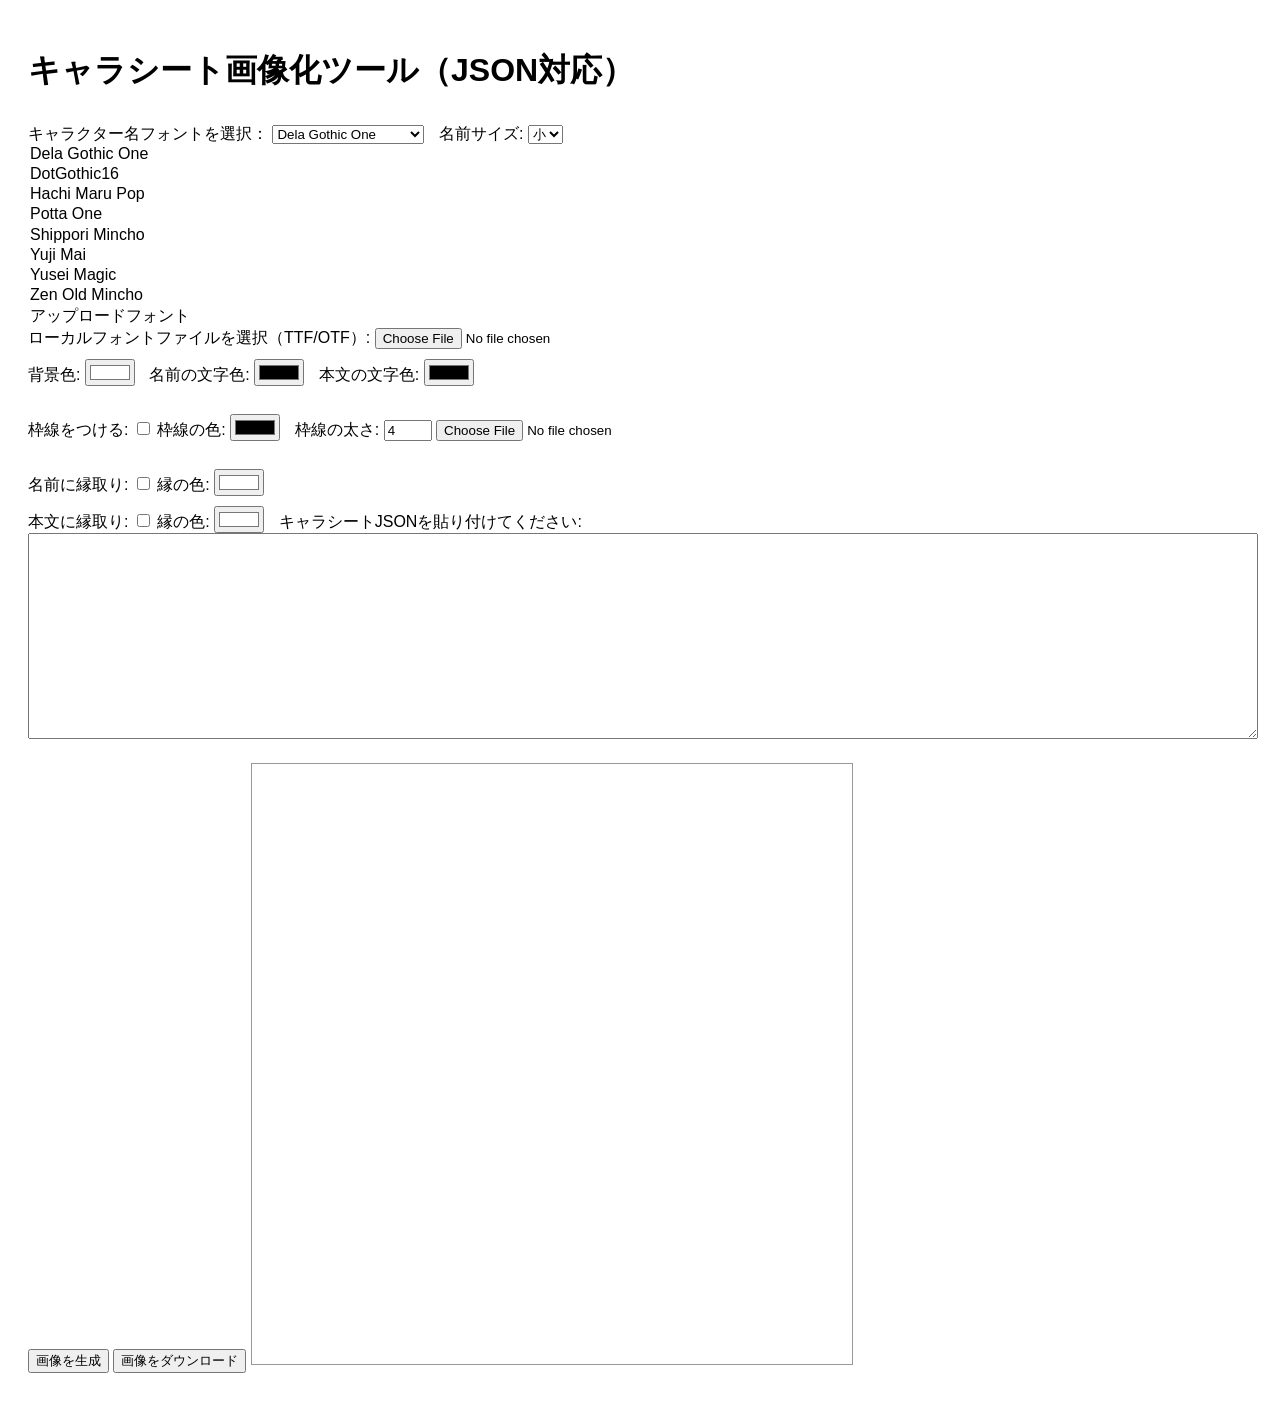
<file: emo_charasheet.html>
<!DOCTYPE html>
<html lang="ja">
<head>
  <meta charset="UTF-8" />
  <titleキャラシート画像化ツール（JSON対応）</title>
  <link rel="preconnect" href="https://fonts.googleapis.com">
  <link rel="preconnect" href="https://fonts.gstatic.com" crossorigin>
  <link href="https://fonts.googleapis.com/css2?family=Dela+Gothic+One&family=DotGothic16&family=Hachi+Maru+Pop&family=Potta+One&family=Shippori+Mincho&family=Yuji+Mai&family=Yusei+Magic&family=Zen+Old+Mincho&display=swap" rel="stylesheet">
  <style>
    body {
      font-family: sans-serif;
      padding: 20px;
    }
    canvas {
      border: 1px solid #999;
      margin-top: 20px;
    }
    textarea {
      width: 100%;
      height: 200px;
    }
    select, input[type="color"] {
      margin-top: 10px;
      margin-right: 10px;
    }
  </style>
</head>
<body>
  <h1>キャラシート画像化ツール（JSON対応）</h1>

  <label>キャラクター名フォントを選択：</label>
  <select id="fontSelector">
    <option value="Dela Gothic One" style="font-family: 'Dela Gothic One'">Dela Gothic One</option>
    <option value="DotGothic16" style="font-family: 'DotGothic16'">DotGothic16</option>
    <option value="Hachi Maru Pop" style="font-family: 'Hachi Maru Pop'">Hachi Maru Pop</option>
    <option value="Potta One" style="font-family: 'Potta One'">Potta One</option>
    <option value="Shippori Mincho" style="font-family: 'Shippori Mincho'">Shippori Mincho</option>
    <option value="Yuji Mai" style="font-family: 'Yuji Mai'">Yuji Mai</option>
    <option value="Yusei Magic" style="font-family: 'Yusei Magic'">Yusei Magic</option>
    <option value="Zen Old Mincho" style="font-family: 'Zen Old Mincho'">Zen Old Mincho</option>
    <option value="CustomFont">アップロードフォント</option>
  </select>
  <label>名前サイズ:</label>
  <select id="nameSize">
    <option value="54">小</option>
    <option value="72">中</option>
    <option value="90">大</option>
  </select>
    <option value="Dela Gothic One">Dela Gothic One</option>
    <option value="DotGothic16">DotGothic16</option>
    <option value="Hachi Maru Pop">Hachi Maru Pop</option>
    <option value="Potta One">Potta One</option>
    <option value="Shippori Mincho">Shippori Mincho</option>
    <option value="Yuji Mai">Yuji Mai</option>
    <option value="Yusei Magic">Yusei Magic</option>
    <option value="Zen Old Mincho">Zen Old Mincho</option>
    <option value="CustomFont">アップロードフォント</option>
  </select>
  <label>ローカルフォントファイルを選択（TTF/OTF）:</label>
  <input type="file" id="fontInput" accept=".ttf,.otf" />
  <br>
  <label>背景色:</label> <input type="color" id="bgColor" value="#ffffff">
  <label>名前の文字色:</label> <input type="color" id="nameColor" value="#000000">
  <label>本文の文字色:</label> <input type="color" id="textColor" value="#000000">
  <br><br>
  <label>枠線をつける:</label>
  <input type="checkbox" id="borderEnabled">
  <label>枠線の色:</label>
  <input type="color" id="borderColor" value="#000000">
  <label>枠線の太さ:</label>
  <input type="number" id="borderWidth" value="4" min="1" max="20">

  <input type="file" id="bgImageInput" accept="image/*">
  <br><br>
  <label>名前に縁取り:</label>
  <input type="checkbox" id="nameStroke">
  <label>縁の色:</label>
  <input type="color" id="nameStrokeColor" value="#ffffff">
  <br>
  <label>本文に縁取り:</label>
  <input type="checkbox" id="textStroke">
  <label>縁の色:</label>
  <input type="color" id="textStrokeColor" value="#ffffff">

  <label>キャラシートJSONを貼り付けてください:</label><br>
  <textarea id="jsonInput"></textarea><br>

  <button onclick="generateImage()">画像を生成</button>
  <button onclick="downloadImage()">画像をダウンロード</button>

  <canvas id="charCanvas" width="600" height="600"></canvas>

  <script>
    let customFontLoaded = false;
let bgImageBitmap = null;

// 背景画像読み込み
const bgInput = document.getElementById('bgImageInput');
bgInput.addEventListener('change', async (e) => {
  const file = e.target.files[0];
  if (!file) return;
  const bitmap = await createImageBitmap(file);
  window.bgImageBitmap = bitmap;
});

    document.getElementById('fontInput').addEventListener('change', async (e) => {
      const file = e.target.files[0];
      if (file) {
        const reader = new FileReader();
        reader.onload = async (event) => {
          const fontData = event.target.result;
          const font = new FontFace('CustomFont', fontData);
          await font.load();
          document.fonts.add(font);
          customFontLoaded = true;
          alert('フォントが読み込まれました！');
        };
        reader.readAsArrayBuffer(file);
      }
    });

    function extractDataFromJSON(jsonStr) {
      try {
        const parsed = JSON.parse(jsonStr);
        const data = parsed.data || {};

        const name = data.name || 'キャラ名不明';
        const params = data.params || [];
        const abilitiesLine1 = params.slice(0, 4).map(p => `${p.label}:${p.value}`).join(' / ');
        const abilitiesLine2 = params.slice(4).map(p => `${p.label}:${p.value}`).join(' / ');

        const memo = data.memo || '';
        const emotionLines = memo.split(/\n|\r/).filter(line => line.includes('共鳴感情')).map(line => line.trim());

        const commands = data.commands || '';
        const skills = commands.split(/\n|\r/)
  .filter(line => line.match(/[〈《].+[〉》]/) && !line.includes('{共鳴}'))
  .map(line => {
    if (line.includes('＊')) {
      const match = line.match(/<=([0-9]+)/);
      const skillName = line.match(/[〈《](.+?)[〉》]/)?.[1].replace(/^＊/, '') || '（不明）';
      const target = match ? match[1] : '?';
      return `＊${skillName} ${target}`;
    } else {
      const levelMatch = line.match(/([0-9]+)DM<=([0-9]+)/);
      const nameMatch = line.match(/[〈《](.+?)[〉》]/);
      const level = levelMatch ? levelMatch[1] : '?';
      const target = levelMatch ? levelMatch[2] : '?';
      const skillName = nameMatch ? nameMatch[1] : '（不明）';
      return `${skillName} ${level}Lv/${target}`;
    }
  });

        return { name, abilitiesLine1, abilitiesLine2, emotionLines, skills };
      } catch (e) {
        alert('JSONの読み込みに失敗しました');
        return { name: 'エラー', abilitiesLine1: '', abilitiesLine2: '', emotionLines: [], skills: [] };
      }
    }

    function generateImage() {
  const canvas = document.getElementById('charCanvas');
  const ctx = canvas.getContext('2d');
  ctx.clearRect(0, 0, canvas.width, canvas.height);

  const bgColor = document.getElementById('bgColor').value;
  const nameColor = document.getElementById('nameColor').value;
  const textColor = document.getElementById('textColor').value;
  const useFont = document.getElementById('fontSelector').value;
  const jsonStr = document.getElementById('jsonInput').value;
  const { name, abilitiesLine1, abilitiesLine2, emotionLines, skills } = extractDataFromJSON(jsonStr);

  const nameStroke = document.getElementById('nameStroke').checked;
  const nameStrokeColor = document.getElementById('nameStrokeColor').value;
  const textStroke = document.getElementById('textStroke').checked;
  const textStrokeColor = document.getElementById('textStrokeColor').value;

  const nameSize = parseInt(document.getElementById('nameSize').value);

  if (window.bgImageBitmap) {
    const { width, height } = window.bgImageBitmap;
    const minDim = Math.min(width, height);
    const sx = (width - minDim) / 2;
    const sy = (height - minDim) / 2;
    ctx.drawImage(window.bgImageBitmap, sx, sy, minDim, minDim, 0, 0, canvas.width, canvas.height);
  } else {
    ctx.fillStyle = bgColor;
    ctx.fillRect(0, 0, canvas.width, canvas.height);
  }

  // 名前描画
  const topMargin = 20;
  const bottomMargin = 20;
  const availableHeight = canvas.height - topMargin - bottomMargin;
  let fittedSize = nameSize;
  if (name.length * fittedSize > availableHeight) {
    fittedSize = Math.floor(availableHeight / name.length);
  }
  ctx.font = `${fittedSize}px "${useFont}", sans-serif`;
  ctx.fillStyle = nameColor;
  const startY = topMargin + fittedSize;
  for (let i = 0; i < name.length; i++) {
    const y = startY + i * fittedSize;
    if (y <= canvas.height - bottomMargin) {
      if (nameStroke) {
        ctx.strokeStyle = nameStrokeColor;
        ctx.lineWidth = 6;
        ctx.strokeText(name[i], 40, y);
      }
      ctx.fillText(name[i], 40, y);
    }
  }

  // 本文描画
  ctx.font = '16px sans-serif';
  ctx.fillStyle = textColor;
  ctx.textBaseline = 'top';

  function drawText(text, x, y) {
    if (textStroke) {
      ctx.strokeStyle = textStrokeColor;
      ctx.lineWidth = 3;
      ctx.strokeText(text, x, y);
    }
    ctx.fillText(text, x, y);
  }

  drawText(abilitiesLine1, 180, 40);
  drawText(abilitiesLine2, 180, 60);
  drawText('共鳴感情:', 180, 90);
  emotionLines.forEach((line, i) => drawText(line, 200, 115 + i * 20));
  drawText('技能:', 180, 190);

  const regularSkills = skills.filter(s => !s.includes('＊'));
  const specialSkills = skills.filter(s => s.includes('＊'));

  let yOffset = 215;
  const maxWidth = 320;

  regularSkills.forEach(l => {
    const text = '- ' + l;
    const words = text.split(' ');
    let line = '';
    for (let n = 0; n < words.length; n++) {
      const testLine = line + words[n] + ' ';
      const testWidth = ctx.measureText(testLine).width;
      if (testWidth > maxWidth && n > 0) {
        drawText(line.trim(), 200, yOffset);
        line = words[n] + ' ';
        yOffset += 20;
      } else {
        line = testLine;
      }
    }
    drawText(line.trim(), 200, yOffset);
    yOffset += 20;
  });

  const x = 480;
  specialSkills.slice(0, 10).forEach((skill, i) => {
    const y = 420 + i * 16;
    ctx.font = '12px sans-serif';
    drawText('- ' + skill, x, y);
  });
  if (document.getElementById('borderEnabled').checked) {
  ctx.strokeStyle = document.getElementById('borderColor').value;
  ctx.lineWidth = parseInt(document.getElementById('borderWidth').value);
  ctx.strokeRect(0, 0, canvas.width, canvas.height);
}

}

function downloadImage() {
      const canvas = document.getElementById('charCanvas');
      const link = document.createElement('a');
      link.download = 'charasheet.png';
      link.href = canvas.toDataURL();
      link.click();
    }
  </script>
</body>
</html>
</file>
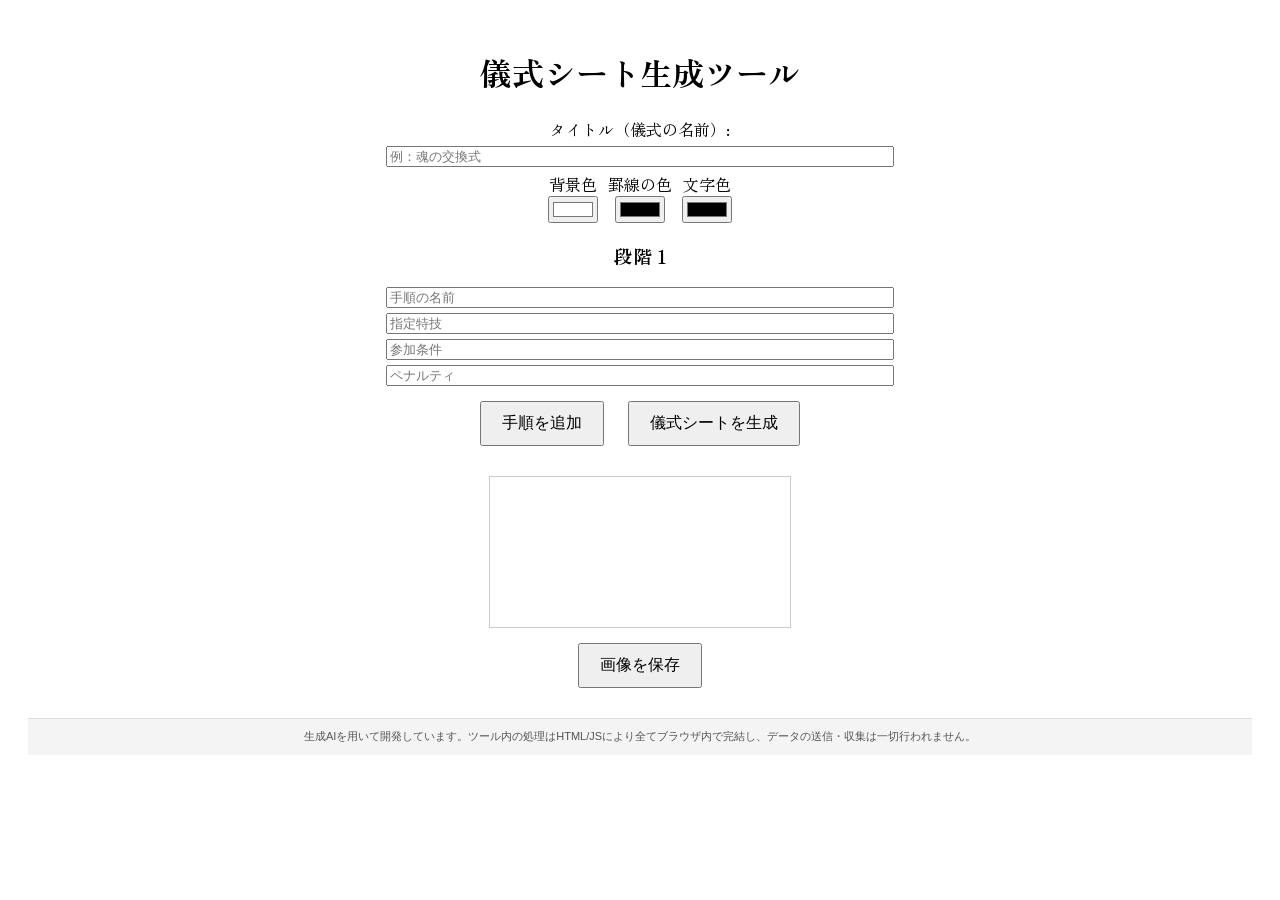
<file: gishikisheet.html>
<!DOCTYPE html>
<html lang="ja">
<head>
  <meta charset="UTF-8">
  <title>儀式シート作成ツール</title>
  <style>
    @import url('https://fonts.googleapis.com/css2?family=Yuji+Mai&family=Zen+Old+Mincho&display=swap');

    body {
      font-family: 'Zen Old Mincho', serif;
      text-align: center;
      padding: 20px;
    }

    input[type="text"] {
      display: block;
      margin: 5px auto;
      width: 90%;
      max-width: 500px;
    }

    canvas {
      border: 1px solid #ccc;
      margin-top: 20px;
    }

    button {
      margin: 10px;
      padding: 10px 20px;
      font-size: 16px;
    }

    .color-controls {
      display: flex;
      justify-content: center;
      flex-wrap: wrap;
      gap: 10px;
      margin-bottom: 10px;
    }

    .color-controls div {
      display: flex;
      flex-direction: column;
      align-items: center;
    }
  </style>
</head>
<body>
  <h1>儀式シート生成ツール</h1>

  <label>タイトル（儀式の名前）:</label>
  <input type="text" id="title" placeholder="例：魂の交換式">

  <div class="color-controls">
    <div>
      <label>背景色</label>
      <input type="color" id="bgColor" value="#ffffff">
    </div>
    <div>
      <label>罫線の色</label>
      <input type="color" id="borderColor" value="#000000">
    </div>
    <div>
      <label>文字色</label>
      <input type="color" id="textColor" value="#000000">
    </div>
  </div>

  <div id="steps"></div>
  <button onclick="addStep()">手順を追加</button>
  <button onclick="drawSheet()">儀式シートを生成</button>
  <br>
  <canvas id="ritualCanvas"></canvas>
  <br>
  <button id="downloadBtn">画像を保存</button>

  <script>
    const canvas = document.getElementById('ritualCanvas');
    const ctx = canvas.getContext('2d');
    let stepCount = 0;

    const canvasWidth = 600;
    const columnRatios = [1, 2, 1.5, 2.75, 2.75];
    const totalRatio = columnRatios.reduce((a, b) => a + b, 0);
    const colWidths = columnRatios.map(r => (r / totalRatio) * canvasWidth);

    const baseFont = "16px 'Zen Old Mincho'";
    const lineHeight = 20;
    const padding = 5;

    function addStep() {
      stepCount++;
      const container = document.getElementById('steps');
      const div = document.createElement('div');
      div.innerHTML = `
        <h3>段階 ${stepCount}</h3>
        <input type="text" placeholder="手順の名前" class="name">
        <input type="text" placeholder="指定特技" class="skill">
        <input type="text" placeholder="参加条件" class="condition">
        <input type="text" placeholder="ペナルティ" class="penalty">
      `;
      container.appendChild(div);
    }

    function wrapTextLines(ctx, text, maxWidth) {
      const chars = text.split('');
      let line = '';
      let lines = [];
      for (let i = 0; i < chars.length; i++) {
        let testLine = line + chars[i];
        if (ctx.measureText(testLine).width > maxWidth && line !== '') {
          lines.push(line);
          line = chars[i];
        } else {
          line = testLine;
        }
      }
      if (line) lines.push(line);
      return lines;
    }

    function drawRoundedRect(ctx, x, y, width, height, radius, color, thickness) {
      ctx.save();
      ctx.strokeStyle = color;
      ctx.lineWidth = thickness;
      ctx.beginPath();
      ctx.moveTo(x + radius, y);
      ctx.lineTo(x + width - radius, y);
      ctx.quadraticCurveTo(x + width, y, x + width, y + radius);
      ctx.lineTo(x + width, y + height - radius);
      ctx.quadraticCurveTo(x + width, y + height, x + width - radius, y + height);
      ctx.lineTo(x + radius, y + height);
      ctx.quadraticCurveTo(x, y + height, x, y + height - radius);
      ctx.lineTo(x, y + radius);
      ctx.quadraticCurveTo(x, y, x + radius, y);
      ctx.closePath();
      ctx.stroke();
      ctx.restore();
    }

    function drawSheet() {
      const title = document.getElementById('title').value || "無題の儀式";
      const bgColor = document.getElementById('bgColor').value;
      const borderColor = document.getElementById('borderColor').value;
      const textColor = document.getElementById('textColor').value;

      const names = document.querySelectorAll('.name');
      const skills = document.querySelectorAll('.skill');
      const conditions = document.querySelectorAll('.condition');
      const penalties = document.querySelectorAll('.penalty');

      const data = [];
      for (let i = 0; i < names.length; i++) {
        const row = {
          name: names[i].value.trim(),
          skill: skills[i].value.trim(),
          condition: conditions[i].value.trim(),
          penalty: penalties[i].value.trim()
        };
        if (row.name || row.skill || row.condition || row.penalty) {
          data.push(row);
        }
      }

      ctx.font = baseFont;

      const headers = ["段階", "手順の名前", "指定特技", "参加条件", "ペナルティ"];
      const headerHeights = headers.map((text, i) => {
        const width = colWidths[i] - padding * 2;
        return wrapTextLines(ctx, text, width).length * lineHeight + padding * 2;
      });
      const headerHeight = Math.max(...headerHeights);

      const rowHeights = data.map((row, rIndex) => {
        const contents = [
          `${rIndex + 1}`,
          row.name,
          row.skill,
          row.condition,
          row.penalty
        ];
        const heights = contents.map((text, i) => {
          const width = colWidths[i] - padding * 2;
          return wrapTextLines(ctx, text, width).length * lineHeight + padding * 2;
        });
        return Math.max(...heights);
      });

      const titleHeight = 60;
      const dataHeight = rowHeights.reduce((a, b) => a + b, 0);
      const logicalHeight = titleHeight + headerHeight + dataHeight;
      const roundedHeight = Math.ceil(logicalHeight / 100) * 100;

      canvas.width = canvasWidth;
      canvas.height = roundedHeight;

      ctx.clearRect(0, 0, canvas.width, canvas.height);

      // タイトル（マーカー背景つき）
      ctx.font = "28px 'Yuji Mai'";
      const titleText = "儀式シート：「" + title + "」";
      const textWidth = ctx.measureText(titleText).width;
      const textX = (canvas.width - textWidth) / 2;
      const textY = titleHeight / 2;

      // マーカー背景
      const markerHeight = 34;
      ctx.fillStyle = bgColor;
      ctx.fillRect(textX - 10, textY - markerHeight / 2, textWidth + 20, markerHeight);

      ctx.fillStyle = textColor;
      ctx.textAlign = "center";
      ctx.textBaseline = "middle";
      ctx.fillText(titleText, canvas.width / 2, textY);

      // 表の背景
      ctx.fillStyle = bgColor;
      ctx.fillRect(0, titleHeight, canvas.width, logicalHeight - titleHeight);

      ctx.font = baseFont;
      ctx.fillStyle = textColor;
      ctx.strokeStyle = borderColor;
      ctx.textAlign = "left";
      ctx.textBaseline = "top";

      // ヘッダー
      let y = titleHeight;
      let x = 0;
      for (let i = 0; i < headers.length; i++) {
        const cellWidth = colWidths[i];
        const lines = wrapTextLines(ctx, headers[i], cellWidth - padding * 2);
        ctx.strokeRect(x, y, cellWidth, headerHeight);
        const textY = y + (headerHeight - lines.length * lineHeight) / 2;
        lines.forEach((line, j) => {
          ctx.fillText(line, x + padding, textY + j * lineHeight);
        });
        x += cellWidth;
      }
      y += headerHeight;

      // データ
      for (let r = 0; r < data.length; r++) {
        const row = [
          `${r + 1}`,
          data[r].name,
          data[r].skill,
          data[r].condition,
          data[r].penalty
        ];
        const rowHeight = rowHeights[r];
        x = 0;
        for (let c = 0; c < row.length; c++) {
          const cellWidth = colWidths[c];
          const lines = wrapTextLines(ctx, row[c], cellWidth - padding * 2);
          ctx.strokeRect(x, y, cellWidth, rowHeight);
          const textY = y + (rowHeight - lines.length * lineHeight) / 2;
          lines.forEach((line, j) => {
            ctx.fillText(line, x + padding, textY + j * lineHeight);
          });
          x += cellWidth;
        }
        y += rowHeight;
      }

      // 外枠（角丸）
      drawRoundedRect(ctx, 0, titleHeight, canvas.width, logicalHeight - titleHeight, 8, borderColor, 2);

      // 左上に比率注釈
      ctx.font = "10px sans-serif";
      ctx.fillStyle = "#888888";
      ctx.textAlign = "left";
      ctx.textBaseline = "top";
      ctx.fillText(`縦${roundedHeight}×横${canvas.width}`, 5, 5);
    }

    document.getElementById('downloadBtn').addEventListener('click', function () {
      const link = document.createElement('a');
      link.download = '儀式シート.png';
      link.href = canvas.toDataURL('image/png');
      link.click();
    });

    addStep();
  </script>
<footer style="width: 100%; background-color: #f4f4f4; color: #555555; font-size: 11px; text-align: center; padding: 10px 0; margin-top: 20px; font-family: sans-serif; line-height: 1.4; box-sizing: border-box; border-top: 1px solid #ddd;">
    生成AIを用いて開発しています。ツール内の処理はHTML/JSにより全てブラウザ内で完結し、データの送信・収集は一切行われません。
</footer>
</body>
</html>
</file>
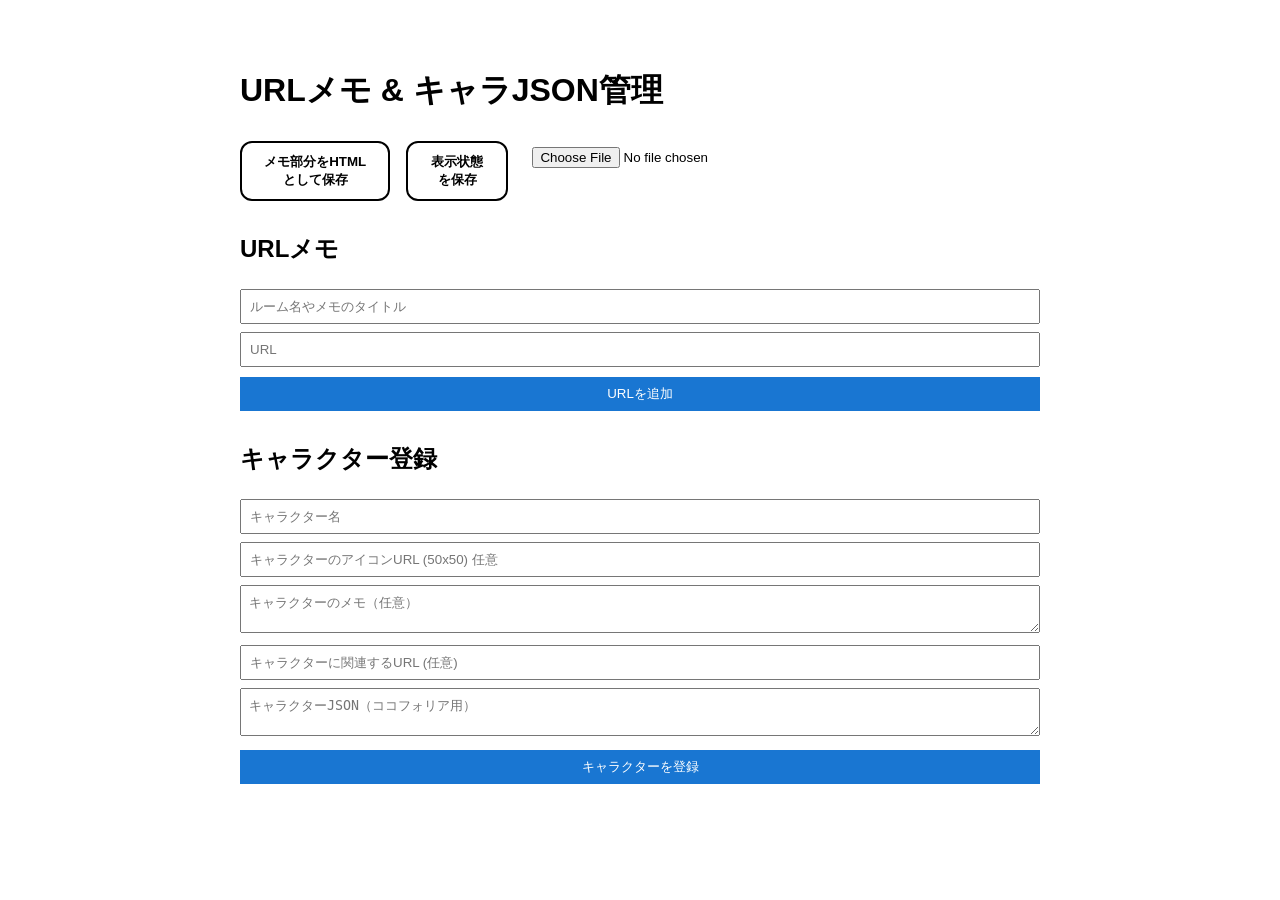
<file: roomchara.html>
<!DOCTYPE html>
<html lang="ja">
<head>
  <meta charset="UTF-8" />
  <title>URLメモ & キャラクターJSON管理</title>
  <style>
    body {
      font-family: sans-serif;
      max-width: 800px;
      margin: 2rem auto;
      padding: 1rem;
    }
    input, textarea {
      width: 100%;
      padding: 8px;
      margin: 4px 0;
      box-sizing: border-box;
    }
    button {
      padding: 8px;
      margin-top: 6px;
      width: 100%;
      background-color: #1976d2;
      color: white;
      border: none;
      cursor: pointer;
    }
    .section {
      margin-top: 2rem;
    }
    .entry, .character {
      border: 1px solid #ccc;
      padding: 10px;
      margin-top: 1rem;
      position: relative;
      display: flex;
      justify-content: space-between;
      align-items: center;
    }
    .character img {
      width: 50px;
      height: 50px;
      object-fit: cover;
      aspect-ratio: 1 / 1;
      border-radius: 4px;
      vertical-align: top;
      margin-right: 8px;
      display: block;
    }
    .remove-button {
      width: 40px;
      height: 60px;
      border-radius: 8px;
      background-color: #d32f2f;
      color: white;
      font-weight: bold;
      font-size: 1rem;
    }
    .copy-button {
      width: 100px;
      height: 30px;
      margin-top: 4px;
    }
    .char-url {
      font-size: 0.75rem;
      color: #666;
      display: block;
      margin-top: 4px;
      text-align: center;
    }
    .char-note {
      font-size: 0.8rem;
      color: #444;
      margin-top: 4px;
    }
    .export-controls {
      display: flex;
      gap: 1rem;
      margin-bottom: 1rem;
    }
    .export-controls button {
      width: auto;
      padding: 10px 20px;
      border-radius: 12px;
      border: 2px solid black;
      background-color: transparent;
      color: black;
      font-weight: bold;
      cursor: pointer;
    }
    .char-info {
      display: flex;
      align-items: flex-start;
    }
    .char-info-left {
      display: flex;
      flex-direction: column;
      align-items: center;
      margin-right: 10px;
    }
    .char-info-content {
      flex: 1;
    }
  </style>
</head>
<body>
  <h1>URLメモ & キャラJSON管理</h1>

  <div class="export-controls">
    <button onclick="exportHtmlFullPage()">メモ部分をHTMLとして保存</button>
    <button onclick="exportFullTxt()">表示状態を保存</button>
    <input type="file" accept=".txt" onchange="importFullTxt(event)" />
  </div>

  <div class="section" id="urlSection">
    <h2>URLメモ</h2>
    <input type="text" id="urlTitle" placeholder="ルーム名やメモのタイトル" />
    <input type="text" id="urlValue" placeholder="URL" />
    <button onclick="addUrlEntry()">URLを追加</button>
    <div id="urlList"></div>
  </div>

  <div class="section" id="charSection">
    <h2>キャラクター登録</h2>
    <input type="text" id="charName" placeholder="キャラクター名" />
    <input type="text" id="charIcon" placeholder="キャラクターのアイコンURL (50x50) 任意" />
    <textarea id="charNote" placeholder="キャラクターのメモ（任意）"></textarea>
    <input type="text" id="charUrl" placeholder="キャラクターに関連するURL (任意)" />
    <textarea id="charJson" placeholder="キャラクターJSON（ココフォリア用）"></textarea>
    <button onclick="addCharacter()">キャラクターを登録</button>
    <div id="charList"></div>
  </div>

  <script>
    let urlEntries = JSON.parse(localStorage.getItem('urlEntries') || '[]');
    let characters = JSON.parse(localStorage.getItem('characters') || '[]');

    function saveToStorage() {
      localStorage.setItem('urlEntries', JSON.stringify(urlEntries));
      localStorage.setItem('characters', JSON.stringify(characters));
    }

    function addUrlEntry() {
      const title = document.getElementById('urlTitle').value;
      const url = document.getElementById('urlValue').value;
      if (!title || !url) return alert('タイトルとURLを入力してください');
      urlEntries.push({ title, url });
      document.getElementById('urlTitle').value = '';
      document.getElementById('urlValue').value = '';
      saveToStorage();
      renderUrlList();
    }

    function removeUrlEntry(index) {
      urlEntries.splice(index, 1);
      saveToStorage();
      renderUrlList();
    }

    function renderUrlList() {
      const list = document.getElementById('urlList');
      list.innerHTML = '';
      urlEntries.forEach((entry, index) => {
        const div = document.createElement('div');
        div.className = 'entry';
        div.innerHTML = `
          <div>
            <strong>${entry.title}</strong><br>
            <a href="${entry.url}" target="_blank">${entry.url}</a>
          </div>
          <button class="remove-button" onclick="removeUrlEntry(${index})">消</button>
        `;
        list.appendChild(div);
      });
    }

    function addCharacter() {
      const name = document.getElementById('charName').value;
      const icon = document.getElementById('charIcon').value;
      const url = document.getElementById('charUrl').value;
      const json = document.getElementById('charJson').value;
      const note = document.getElementById('charNote').value;
      if (!name || !json) return alert('キャラ名とJSONは必須です');
      characters.push({ name, icon, url, json, note });
      document.getElementById('charName').value = '';
      document.getElementById('charIcon').value = '';
      document.getElementById('charUrl').value = '';
      document.getElementById('charJson').value = '';
      document.getElementById('charNote').value = '';
      saveToStorage();
      renderCharList();
    }

    function removeCharacter(index) {
      characters.splice(index, 1);
      saveToStorage();
      renderCharList();
    }

    function renderCharList() {
      const list = document.getElementById('charList');
      list.innerHTML = '';
      characters.forEach((char, index) => {
        const div = document.createElement('div');
        div.className = 'character';
        div.innerHTML = `
          <div class="char-info">
            <div class="char-info-left">
              <img src="${char.icon || '[data-uri]'}" alt="icon" />
              ${char.url ? `<a class="char-url" href="${char.url}" target="_blank">URL</a>` : ''}
            </div>
            <div class="char-info-content">
              <strong>${char.name}</strong>
              ${char.note ? `<div class="char-note">${char.note}</div>` : ''}
              <button class="copy-button" data-json="${encodeURIComponent(char.json)}" onclick="copyJson(this)">コマをコピー</button>
            </div>
          </div>
          <button class="remove-button" onclick="removeCharacter(${index})">消</button>
        `;
        list.appendChild(div);
      });
    }

    function copyJson(button) {
      const encoded = button.getAttribute('data-json');
      const json = decodeURIComponent(encoded);
      navigator.clipboard.writeText(json).then(() => {
        alert('JSONをコピーしました！');
      });
    }

    function exportHtmlFullPage() {
      const urlListHtml = document.getElementById('urlList').innerHTML;
      const charListHtml = document.getElementById('charList').innerHTML;
      const styles = document.querySelector('style').innerHTML;

      const htmlContent = `
<!DOCTYPE html>
<html lang="ja">
<head>
  <meta charset="UTF-8">
  <title>保存されたメモ</title>
  <style>${styles}</style>
</head>
<body>
  <h1>URLメモ & キャラJSON管理</h1>
  <div class="section">
    <h2>URLメモ</h2>
    <div id="urlList">${urlListHtml}</div>
  </div>
  <div class="section">
    <h2>キャラクター登録</h2>
    <div id="charList">${charListHtml}</div>
  </div>
  <script>
    function copyJson(button) {
      const encoded = button.getAttribute('data-json');
      const json = decodeURIComponent(encoded);
      navigator.clipboard.writeText(json).then(() => {
        alert('JSONをコピーしました！');
      });
    }
  <\/script>
</body>
</html>`;

      const blob = new Blob([htmlContent], { type: 'text/html' });
      const a = document.createElement('a');
      a.href = URL.createObjectURL(blob);
      a.download = 'memo_export.html';
      a.click();
    }

    function exportFullTxt() {
      const data = {
        urlEntries,
        characters
      };
      const blob = new Blob([JSON.stringify(data, null, 2)], { type: 'text/plain' });
      const a = document.createElement('a');
      a.href = URL.createObjectURL(blob);
      a.download = 'memo_data.txt';
      a.click();
    }

    function importFullTxt(event) {
      const file = event.target.files[0];
      if (!file) return;
      const reader = new FileReader();
      reader.onload = function(e) {
        try {
          const data = JSON.parse(e.target.result);
          urlEntries = data.urlEntries || [];
          characters = data.characters || [];
          saveToStorage();
          renderUrlList();
          renderCharList();
        } catch (err) {
          alert('読み込みに失敗しました。ファイル形式を確認してください。');
        }
      };
      reader.readAsText(file);
    }

    renderUrlList();
    renderCharList();
  </script>
</body>
</html>
</file>
<file: magicstart/css/style.css>
/* ============================================================
   Magic start! Character Maker — Stylesheet
   ============================================================
   Theme: Mystical Minimal Modern
   Light: pale lavender / gold accents
   Dark:  deep indigo / teal-violet glow
   ============================================================ */

/* ── Google Fonts are loaded in HTML ── */

/* ── CSS Custom Properties ── */
:root {
  /* Light Mode (default) */
  --bg-primary:     #F5F2FC;
  --bg-secondary:   #FFFFFF;
  --bg-tertiary:    #EDE9F7;
  --surface:        #FFFFFF;
  --surface-hover:  #F0ECF9;
  --surface-active: #E8E2F5;

  --primary:        #6B5CE7;
  --primary-light:  #8B7CF7;
  --primary-dark:   #5243C2;
  --primary-bg:     rgba(107, 92, 231, 0.08);

  --accent:         #B8960C;
  --accent-light:   #D4AF37;
  --accent-bg:      rgba(184, 150, 12, 0.10);

  --text-primary:   #1A1625;
  --text-secondary: #5E5873;
  --text-tertiary:  #9490A3;
  --text-on-primary:#FFFFFF;

  --border:         #DDD8EC;
  --border-light:   #EDE9F7;
  --border-focus:   #8B7CF7;

  --shadow-sm:      0 1px 3px rgba(107, 92, 231, 0.06);
  --shadow-md:      0 4px 16px rgba(107, 92, 231, 0.08);
  --shadow-lg:      0 8px 32px rgba(107, 92, 231, 0.10);

  --radius-sm:      0px;
  --radius-md:      0px;
  --radius-lg:      0px;
  --radius-xl:      0px;

  --transition:     0.25s cubic-bezier(0.4, 0, 0.2, 1);

  --error:          #D94444;
  --error-bg:       rgba(217, 68, 68, 0.08);
  --success:        #2F9E63;
  --success-bg:     rgba(47, 158, 99, 0.08);

  --font-sans:      'Inter', 'Noto Sans JP', system-ui, sans-serif;
  --font-mono:      'JetBrains Mono', 'Fira Code', monospace;

  --header-height:  64px;

  /* Stat card colors */
  --stat-str:  #E74C3C;
  --stat-acc:  #3498DB;
  --stat-agi:  #2ECC71;
  --stat-kno:  #F39C12;
  --stat-thi:  #9B59B6;
  --stat-app:  #E91E8C;
  --stat-lck:  #1ABC9C;
}

[data-theme="dark"] {
  --bg-primary:     #0E0C18;
  --bg-secondary:   #141122;
  --bg-tertiary:    #1A1730;
  --surface:        #201D38;
  --surface-hover:  #2A2648;
  --surface-active: #342F58;

  --primary:        #A594FF;
  --primary-light:  #BDB0FF;
  --primary-dark:   #8B7CF7;
  --primary-bg:     rgba(165, 148, 255, 0.12);

  --accent:         #5EE8E8;
  --accent-light:   #88F0F0;
  --accent-bg:      rgba(94, 232, 232, 0.12);

  --text-primary:   #F0ECF8;
  --text-secondary: #C8C3D6;
  --text-tertiary:  #9E99B2;
  --text-on-primary:#FFFFFF;

  --border:         #352F50;
  --border-light:   #443D65;
  --border-focus:   #BDB0FF;

  --shadow-sm:      0 1px 3px rgba(0, 0, 0, 0.3);
  --shadow-md:      0 4px 16px rgba(0, 0, 0, 0.4);
  --shadow-lg:      0 8px 32px rgba(0, 0, 0, 0.5);

  --error:          #FF7B7B;
  --error-bg:       rgba(255, 123, 123, 0.14);
  --success:        #7AE68D;
  --success-bg:     rgba(122, 230, 141, 0.14);

  --stat-str:  #FF8080;
  --stat-acc:  #6DB8F7;
  --stat-agi:  #62E898;
  --stat-kno:  #FFC566;
  --stat-thi:  #C99CFF;
  --stat-app:  #FF80B8;
  --stat-lck:  #55ECD4;
}

/* ── Reset & Base ── */
*, *::before, *::after {
  box-sizing: border-box;
  margin: 0;
  padding: 0;
}

html {
  font-size: 15px;
  scroll-behavior: smooth;
  -webkit-font-smoothing: antialiased;
  -moz-osx-font-smoothing: grayscale;
}

body {
  font-family: var(--font-sans);
  color: var(--text-primary);
  background: var(--bg-primary);
  line-height: 1.6;
  min-height: 100vh;
  transition: background var(--transition), color var(--transition);
}

/* ── Scrollbar ── */
::-webkit-scrollbar { width: 8px; }
::-webkit-scrollbar-track { background: var(--bg-secondary); }
::-webkit-scrollbar-thumb {
  background: var(--border);
  border-radius: 0;
}
::-webkit-scrollbar-thumb:hover {
  background: var(--text-tertiary);
}

/* ── Layout ── */
.app-header {
  position: sticky;
  top: 0;
  z-index: 100;
  height: var(--header-height);
  display: flex;
  align-items: center;
  justify-content: space-between;
  padding: 0 24px;
  background: var(--surface);
  border-bottom: 1px solid var(--border);
  backdrop-filter: blur(16px);
  box-shadow: var(--shadow-sm);
  transition: background var(--transition), border-color var(--transition);
}

.app-title {
  display: flex;
  align-items: center;
  gap: 10px;
  font-size: 1.2rem;
  font-weight: 700;
  color: var(--primary);
  letter-spacing: 0.02em;
  user-select: none;
}

.app-title .material-symbols-outlined {
  font-size: 28px;
  color: var(--accent);
}

.header-actions {
  display: flex;
  align-items: center;
  gap: 8px;
}

.app-main {
  max-width: 960px;
  margin: 0 auto;
  padding: 24px 20px 80px;
}

/* ── Cards / Sections ── */
.card {
  background: var(--surface);
  border: 1px solid var(--border);
  border-radius: var(--radius-lg);
  padding: 24px;
  margin-bottom: 20px;
  box-shadow: var(--shadow-sm);
  transition: background var(--transition), border-color var(--transition), box-shadow var(--transition);
}

.card:hover {
  box-shadow: var(--shadow-md);
}

.card-header {
  display: flex;
  align-items: center;
  gap: 10px;
  margin-bottom: 20px;
  padding-bottom: 12px;
  border-bottom: 2px solid var(--border-light);
}

.card-header .material-symbols-outlined {
  font-size: 22px;
  color: var(--accent);
}

.card-title {
  font-size: 1.05rem;
  font-weight: 700;
  color: var(--text-primary);
  letter-spacing: 0.02em;
}

/* ── Buttons ── */
.btn {
  display: inline-flex;
  align-items: center;
  justify-content: center;
  gap: 6px;
  padding: 8px 16px;
  font-family: var(--font-sans);
  font-size: 0.85rem;
  font-weight: 600;
  border: 1px solid transparent;
  border-radius: var(--radius-md);
  cursor: pointer;
  transition: all var(--transition);
  user-select: none;
  white-space: nowrap;
  position: relative;
}

.btn .material-symbols-outlined {
  font-size: 18px;
}

.btn::after {
  content: '';
  position: absolute;
  inset: 0;
  background: currentColor;
  opacity: 0;
  transition: opacity 0.15s;
  border-radius: inherit;
}

.btn:hover::after {
  opacity: 0.06;
}

.btn:active::after {
  opacity: 0.12;
}

.btn-primary {
  background: var(--primary);
  color: var(--text-on-primary);
  border-color: var(--primary);
}

.btn-primary:hover {
  background: var(--primary-light);
  border-color: var(--primary-light);
}

.btn-secondary {
  background: var(--primary-bg);
  color: var(--primary);
  border-color: var(--border);
}

.btn-secondary:hover {
  background: var(--surface-hover);
  border-color: var(--primary-light);
}

.btn-accent {
  background: var(--accent-bg);
  color: var(--accent);
  border-color: var(--accent);
}

.btn-accent:hover {
  background: var(--accent);
  color: var(--text-on-primary);
}

.btn-ghost {
  background: transparent;
  color: var(--text-secondary);
  border-color: transparent;
}

.btn-ghost:hover {
  background: var(--surface-hover);
  color: var(--text-primary);
}

.btn-danger {
  background: var(--error-bg);
  color: var(--error);
  border-color: transparent;
}

.btn-danger:hover {
  background: var(--error);
  color: #fff;
}

.btn-sm {
  padding: 5px 10px;
  font-size: 0.8rem;
}

.btn-sm .material-symbols-outlined {
  font-size: 16px;
}

.btn-icon {
  padding: 8px;
  border-radius: var(--radius-sm);
}

/* ── Form Elements ── */
.form-group {
  margin-bottom: 16px;
}

.form-label {
  display: block;
  font-size: 0.82rem;
  font-weight: 600;
  color: var(--text-primary);
  margin-bottom: 6px;
  letter-spacing: 0.02em;
}

.form-input, .form-select, .form-textarea {
  width: 100%;
  padding: 10px 14px;
  font-family: var(--font-sans);
  font-size: 0.9rem;
  color: var(--text-primary);
  background: var(--bg-tertiary);
  border: 1px solid var(--border);
  border-radius: var(--radius-md);
  transition: all var(--transition);
  outline: none;
}

.form-input:focus, .form-select:focus, .form-textarea:focus {
  border-color: var(--border-focus);
  box-shadow: 0 0 0 3px var(--primary-bg);
  background: var(--surface);
}

.form-input::placeholder, .form-textarea::placeholder {
  color: var(--text-tertiary);
}

.form-textarea {
  resize: vertical;
  min-height: 72px;
}

.form-select {
  appearance: none;
  background-image: url("data:image/svg+xml,%3Csvg xmlns='http://www.w3.org/2000/svg' width='12' height='12' viewBox='0 0 12 12'%3E%3Cpath fill='%236B6680' d='M6 8L1 3h10z'/%3E%3C/svg%3E");
  background-repeat: no-repeat;
  background-position: right 12px center;
  padding-right: 36px;
  cursor: pointer;
}

/* Number inputs (narrow) */
.form-input-num {
  width: 80px;
  text-align: center;
  padding: 8px 6px;
  font-size: 1rem;
  font-weight: 600;
  color: var(--text-primary);
  background: var(--bg-tertiary);
  border: 1px solid var(--border);
  border-radius: var(--radius-md);
  outline: none;
  transition: all var(--transition);
  -moz-appearance: textfield;
}

.form-input-num:focus {
  border-color: var(--border-focus);
  box-shadow: 0 0 0 3px var(--primary-bg);
  background: var(--surface);
}

.form-input-num::-webkit-inner-spin-button,
.form-input-num::-webkit-outer-spin-button {
  -webkit-appearance: none;
  margin: 0;
}

/* ── Inline Field Row ── */
.field-row {
  display: flex;
  align-items: center;
  gap: 10px;
  flex-wrap: wrap;
}

.field-row .form-label {
  margin-bottom: 0;
  min-width: 60px;
}

/* ── Radio Group ── */
.radio-group {
  display: flex;
  gap: 4px;
  background: var(--bg-tertiary);
  border-radius: var(--radius-md);
  padding: 3px;
  border: 1px solid var(--border);
}

.radio-option {
  display: none;
}

.radio-label {
  padding: 7px 20px;
  font-size: 0.85rem;
  font-weight: 600;
  color: var(--text-secondary);
  border-radius: var(--radius-sm);
  cursor: pointer;
  transition: all var(--transition);
  text-align: center;
  user-select: none;
}

.radio-option:checked + .radio-label {
  background: var(--primary);
  color: var(--text-on-primary);
  box-shadow: var(--shadow-sm);
}

.radio-label:hover {
  color: var(--text-primary);
  background: var(--surface-hover);
}

.radio-option:checked + .radio-label:hover {
  background: var(--primary-light);
  color: var(--text-on-primary);
}

/* ── Stats Grid ── */
.stats-grid {
  display: grid;
  grid-template-columns: repeat(auto-fill, minmax(110px, 1fr));
  gap: 12px;
}

.stat-card {
  display: flex;
  flex-direction: column;
  align-items: center;
  gap: 6px;
  padding: 14px 8px 12px;
  background: var(--bg-tertiary);
  border: 1px solid var(--border);
  border-radius: var(--radius-md);
  transition: all var(--transition);
  position: relative;
}

.stat-card::before {
  content: '';
  position: absolute;
  top: 0;
  left: 0;
  right: 0;
  height: 3px;
  border-radius: var(--radius-md) var(--radius-md) 0 0;
  background: var(--stat-color, var(--primary));
}

.stat-card:hover {
  border-color: var(--stat-color, var(--primary));
  box-shadow: var(--shadow-sm);
}

.stat-label {
  font-size: 0.78rem;
  font-weight: 700;
  color: var(--text-primary);
  letter-spacing: 0.03em;
}

.stat-card .form-input-num {
  width: 64px;
  font-size: 1.15rem;
  background: var(--surface);
  color: var(--text-primary);
  border: 1px solid var(--border);
}

.stat-card[data-stat="strength"]   { --stat-color: var(--stat-str); }
.stat-card[data-stat="accuracy"]   { --stat-color: var(--stat-acc); }
.stat-card[data-stat="agility"]    { --stat-color: var(--stat-agi); }
.stat-card[data-stat="knowledge"]  { --stat-color: var(--stat-kno); }
.stat-card[data-stat="thinking"]   { --stat-color: var(--stat-thi); }
.stat-card[data-stat="appearance"] { --stat-color: var(--stat-app); }
.stat-card[data-stat="luck"]       { --stat-color: var(--stat-lck); }

/* ── Preset Lock ── */
.preset-locked {
  opacity: 0.65;
  pointer-events: none;
  cursor: not-allowed;
}

/* ── Points Indicator ── */
.points-indicator {
  display: inline-flex;
  align-items: center;
  gap: 8px;
  padding: 6px 14px;
  color: var(--text-primary);
  background: var(--primary-bg);
  border: 1px solid var(--border);
  border-radius: var(--radius-xl);
  font-size: 0.82rem;
  font-weight: 600;
  color: var(--text-secondary);
}

.points-indicator .points-value {
  color: var(--primary);
  font-weight: 700;
  font-size: 0.95rem;
}

.points-indicator.over-budget .points-value {
  color: var(--error);
}

/* ── Skills Display ── */
.skills-grid {
  display: grid;
  grid-template-columns: repeat(auto-fill, minmax(150px, 1fr));
  gap: 8px;
}

.skill-chip {
  display: flex;
  align-items: center;
  justify-content: space-between;
  padding: 8px 12px;
  background: var(--bg-tertiary);
  border: 1px solid var(--border);
  border-radius: var(--radius-sm);
  font-size: 0.85rem;
  transition: all var(--transition);
}

.skill-chip:hover {
  border-color: var(--primary-light);
}

.skill-name {
  color: var(--text-primary);
  font-weight: 500;
}

.skill-value {
  color: var(--primary);
  font-weight: 700;
  font-size: 0.95rem;
  min-width: 28px;
  text-align: right;
}

/* ── Special Skill Input ── */
.special-skill-row {
  display: flex;
  align-items: center;
  gap: 8px;
  padding: 8px 12px;
  background: var(--bg-tertiary);
  border: 1px solid var(--border);
  border-radius: var(--radius-sm);
  transition: all var(--transition);
}

.special-skill-row:hover {
  border-color: var(--primary-light);
}

.special-skill-label {
  flex: 0 0 70px;
  font-size: 0.85rem;
  font-weight: 600;
  color: var(--text-primary);
}

.special-skill-input {
  width: 56px;
  text-align: center;
  padding: 5px 4px;
  font-size: 0.9rem;
  font-weight: 600;
  background: var(--surface);
  border: 1px solid var(--border);
  border-radius: var(--radius-sm);
  color: var(--text-primary);
  outline: none;
  -moz-appearance: textfield;
  transition: border-color var(--transition);
}

.special-skill-input:focus {
  border-color: var(--border-focus);
}

.special-skill-input::-webkit-inner-spin-button,
.special-skill-input::-webkit-outer-spin-button {
  -webkit-appearance: none;
}

.special-skill-bonus {
  font-size: 0.75rem;
  color: var(--text-secondary);
}

.special-skill-total {
  margin-left: auto;
  font-weight: 700;
  color: var(--primary);
  font-size: 0.95rem;
  min-width: 32px;
  text-align: right;
}

.special-skills-grid {
  display: grid;
  grid-template-columns: repeat(auto-fill, minmax(330px, 1fr));
  gap: 8px;
}

/* ── Basic Magic Section ── */
.magic-grid {
  display: grid;
  grid-template-columns: repeat(3, 1fr);
  gap: 12px;
}

.magic-card {
  display: flex;
  flex-direction: column;
  align-items: center;
  gap: 8px;
  padding: 16px 12px;
  background: var(--bg-tertiary);
  border: 1px solid var(--border);
  border-radius: var(--radius-md);
  transition: all var(--transition);
}

.magic-card:hover {
  border-color: var(--accent);
}

.magic-label {
  font-size: 0.82rem;
  font-weight: 700;
  color: var(--accent);
}

.magic-card .form-input-num {
  width: 64px;
  background: var(--surface);
}

/* ── Dynamic List (Unique Magic / Weapons) ── */
.dynamic-list {
  display: flex;
  flex-direction: column;
  gap: 10px;
}

.dynamic-item {
  display: grid;
  grid-template-columns: 1fr;
  gap: 8px;
  padding: 14px;
  background: var(--bg-tertiary);
  border: 1px solid var(--border);
  border-radius: var(--radius-md);
  position: relative;
  transition: all var(--transition);
  animation: slideIn 0.3s ease-out;
}

@keyframes slideIn {
  from {
    opacity: 0;
    transform: translateY(-8px);
  }
  to {
    opacity: 1;
    transform: translateY(0);
  }
}

.dynamic-item:hover {
  border-color: var(--primary-light);
}

.dynamic-item-header {
  display: flex;
  align-items: center;
  justify-content: space-between;
  gap: 8px;
}

.dynamic-item-fields {
  display: grid;
  grid-template-columns: repeat(auto-fill, minmax(180px, 1fr));
  gap: 8px;
}

.dynamic-item .form-input,
.dynamic-item .form-select {
  background: var(--surface);
  font-size: 0.85rem;
  padding: 8px 12px;
}

.dynamic-item .form-input-num {
  width: 70px;
  background: var(--surface);
}

.add-item-btn {
  width: 100%;
  padding: 12px;
  border: 2px dashed var(--border);
  border-radius: var(--radius-md);
  background: transparent;
  color: var(--text-tertiary);
  font-family: var(--font-sans);
  font-size: 0.85rem;
  font-weight: 600;
  cursor: pointer;
  transition: all var(--transition);
  display: flex;
  align-items: center;
  justify-content: center;
  gap: 6px;
}

.add-item-btn:hover {
  border-color: var(--primary);
  color: var(--primary);
  background: var(--primary-bg);
}

.add-item-btn .material-symbols-outlined {
  font-size: 20px;
}

/* ── Image Upload ── */
.image-upload-area {
  display: flex;
  align-items: center;
  gap: 20px;
}

.image-preview {
  width: 120px;
  height: 120px;
  border-radius: var(--radius-md);
  border: 2px dashed var(--border);
  background: var(--bg-tertiary);
  display: flex;
  align-items: center;
  justify-content: center;
  overflow: hidden;
  cursor: pointer;
  transition: all var(--transition);
  flex-shrink: 0;
  position: relative;
}

.image-preview:hover {
  border-color: var(--primary);
  background: var(--primary-bg);
}

.image-preview img {
  width: 100%;
  height: 100%;
  object-fit: cover;
}

.image-preview .material-symbols-outlined {
  font-size: 40px;
  color: var(--text-tertiary);
}

.image-preview.has-image .material-symbols-outlined {
  display: none;
}

.image-upload-hint {
  font-size: 0.78rem;
  color: var(--text-tertiary);
  line-height: 1.5;
}

/* ── HP / MP Display ── */
.hp-mp-row {
  display: flex;
  gap: 20px;
  margin-top: 16px;
  flex-wrap: wrap;
}

.hp-mp-block {
  display: flex;
  align-items: center;
  gap: 10px;
  padding: 12px 18px;
  background: var(--bg-tertiary);
  border: 1px solid var(--border);
  border-radius: var(--radius-md);
  flex: 1;
  min-width: 200px;
}

.hp-mp-label {
  font-size: 0.85rem;
  font-weight: 700;
  color: var(--text-primary);
  min-width: 30px;
}

.hp-mp-block .form-input-num {
  width: 70px;
  background: var(--surface);
}

.hp-mp-sep {
  color: var(--text-secondary);
  font-weight: 300;
  font-size: 1.1rem;
}

/* ── Output Section ── */
.output-section {
  display: grid;
  grid-template-columns: 1fr 1fr;
  gap: 16px;
}

.output-card {
  padding: 20px;
  background: var(--bg-tertiary);
  border: 1px solid var(--border);
  border-radius: var(--radius-md);
  display: flex;
  flex-direction: column;
  gap: 12px;
}

.output-card-title {
  font-size: 0.9rem;
  font-weight: 700;
  color: var(--text-primary);
  display: flex;
  align-items: center;
  gap: 8px;
}

.output-card-title .material-symbols-outlined {
  font-size: 20px;
  color: var(--accent);
}

.output-actions {
  display: flex;
  flex-direction: column;
  gap: 8px;
}

/* ── Theme Toggle ── */
.theme-toggle {
  display: flex;
  align-items: center;
  gap: 6px;
  padding: 6px 12px;
  background: var(--bg-tertiary);
  border: 1px solid var(--border);
  border-radius: var(--radius-xl);
  cursor: pointer;
  font-family: var(--font-sans);
  font-size: 0.8rem;
  font-weight: 600;
  color: var(--text-secondary);
  transition: all var(--transition);
  user-select: none;
}

.theme-toggle:hover {
  border-color: var(--primary-light);
  color: var(--text-primary);
}

.theme-toggle .material-symbols-outlined {
  font-size: 18px;
}

/* ── Toast / Notification ── */
.toast {
  position: fixed;
  bottom: 24px;
  right: 24px;
  padding: 12px 20px;
  background: var(--surface);
  border: 1px solid var(--border);
  border-radius: var(--radius-md);
  box-shadow: var(--shadow-lg);
  font-size: 0.85rem;
  font-weight: 500;
  color: var(--text-primary);
  z-index: 1000;
  display: flex;
  align-items: center;
  gap: 10px;
  transform: translateY(120%);
  opacity: 0;
  transition: all 0.35s ease;
  pointer-events: none;
}

.toast.show {
  transform: translateY(0);
  opacity: 1;
  pointer-events: auto;
}

.toast.success {
  border-left: 4px solid var(--success);
}

.toast.error {
  border-left: 4px solid var(--error);
}

.toast .material-symbols-outlined {
  font-size: 20px;
}

.toast.success .material-symbols-outlined {
  color: var(--success);
}

.toast.error .material-symbols-outlined {
  color: var(--error);
}

/* ── Section toolbar ── */
.section-toolbar {
  display: flex;
  align-items: center;
  justify-content: space-between;
  flex-wrap: wrap;
  gap: 8px;
  margin-bottom: 14px;
}

/* ── Basic info top grid ── */
.basic-info-grid {
  display: grid;
  grid-template-columns: auto 1fr;
  gap: 20px;
  align-items: start;
}

.basic-info-fields {
  display: flex;
  flex-direction: column;
  gap: 12px;
}

/* ── File input hidden ── */
.file-input-hidden {
  display: none;
}

/* ── Responsive ── */
@media (max-width: 768px) {
  .app-header {
    padding: 0 14px;
    height: 56px;
  }

  .app-title {
    font-size: 1rem;
  }

  .app-main {
    padding: 16px 12px 60px;
  }

  .card {
    padding: 16px;
  }

  .stats-grid {
    grid-template-columns: repeat(auto-fill, minmax(90px, 1fr));
  }

  .output-section {
    grid-template-columns: 1fr;
  }

  .basic-info-grid {
    grid-template-columns: 1fr;
  }

  .image-upload-area {
    flex-direction: column;
    align-items: flex-start;
  }

  .hp-mp-row {
    flex-direction: column;
  }

  .magic-grid {
    grid-template-columns: 1fr;
  }

  .special-skills-grid {
    grid-template-columns: 1fr;
  }

  .header-actions {
    gap: 4px;
  }

  .btn {
    padding: 6px 10px;
    font-size: 0.8rem;
  }
}

@media (max-width: 480px) {
  .stats-grid {
    grid-template-columns: repeat(auto-fill, minmax(80px, 1fr));
  }

  .skills-grid {
    grid-template-columns: 1fr 1fr;
  }
}

/* ============================================================
   CHARACTER SHEET RENDER STYLES (off-screen div for PNG export)
   ============================================================ */
.sheet-offscreen {
  position: fixed;
  left: -99999px;
  top: 0;
  z-index: -1;
  pointer-events: none;
}

.char-sheet {
  width: 2000px;
  height: 2000px;
  font-family: 'Inter', 'Noto Sans JP', sans-serif;
  overflow: hidden;
  display: flex;
  flex-direction: column;
}

/* Light sheet */
.char-sheet.sheet-light {
  background: linear-gradient(165deg, #F7F5FC 0%, #EEEAF7 50%, #E5E0F3 100%);
  color: #1A1625;
}

.char-sheet.sheet-light .sheet-header {
  background: linear-gradient(135deg, #6B5CE7 0%, #8B7CF7 100%);
  color: #fff;
}

.char-sheet.sheet-light .sheet-section-title {
  color: #6B5CE7;
  border-bottom-color: #DDD8EC;
}

.char-sheet.sheet-light .sheet-stat-card {
  background: #fff;
  border: 2px solid #E5E1F0;
}

.char-sheet.sheet-light .sheet-stat-val {
  color: #6B5CE7;
}

.char-sheet.sheet-light .sheet-skill-chip {
  background: #fff;
  border: 1px solid #E5E1F0;
}

.char-sheet.sheet-light .sheet-skill-val {
  color: #6B5CE7;
}

.char-sheet.sheet-light .sheet-cell {
  background: #fff;
  border: 1px solid #E5E1F0;
}

.char-sheet.sheet-light .sheet-hpmp-bar {
  background: #F0ECF9;
  border: 2px solid #DDD8EC;
}

.char-sheet.sheet-light .sheet-magic-list-item {
  background: #fff;
  border: 1px solid #E5E1F0;
}

.char-sheet.sheet-light .sheet-image-frame {
  border: 3px solid #DDD8EC;
  background: #fff;
}

/* Dark sheet */
.char-sheet.sheet-dark {
  background: linear-gradient(165deg, #090710 0%, #110C24 60%, #050F18 100%);
  color: #F0ECF8;
}

.char-sheet.sheet-dark .sheet-header {
  background: linear-gradient(135deg, #141126 0%, #221D3E 100%);
  border-bottom: 2px solid #3A2F60;
  color: #F0ECF8;
}

.char-sheet.sheet-dark .sheet-section-title {
  color: #C1B5FF;
  border-bottom-color: #3A2F60;
  text-shadow: 0 0 8px rgba(193, 181, 255, 0.3);
}

.char-sheet.sheet-dark .sheet-stat-card {
  background: rgba(32, 29, 56, 0.6);
  border: 1px solid rgba(165, 148, 255, 0.25);
  box-shadow: 0 0 15px rgba(165, 148, 255, 0.04);
}

.char-sheet.sheet-dark .sheet-stat-val {
  color: #BDB0FF;
  text-shadow: 0 0 8px rgba(189, 176, 255, 0.4);
}

.char-sheet.sheet-dark .sheet-skill-chip {
  background: rgba(32, 29, 56, 0.6);
  border: 1px solid rgba(165, 148, 255, 0.20);
}

.char-sheet.sheet-dark .sheet-skill-val {
  color: #BDB0FF;
}

.char-sheet.sheet-dark .sheet-cell {
  background: rgba(32, 29, 56, 0.6);
  border: 1px solid rgba(165, 148, 255, 0.20);
}

.char-sheet.sheet-dark .sheet-hpmp-bar {
  background: rgba(32, 29, 56, 0.4);
  border: 1px solid rgba(165, 148, 255, 0.25);
}

.char-sheet.sheet-dark .sheet-magic-list-item {
  background: rgba(32, 29, 56, 0.6);
  border: 1px solid rgba(165, 148, 255, 0.20);
}

.char-sheet.sheet-dark .sheet-image-frame {
  border: 2px solid #3A2F60;
  background: #090710;
  box-shadow: 0 0 20px rgba(165, 148, 255, 0.1);
}

/* Easter Egg Color - Camouflaged with sheet background gradients */
.char-sheet.sheet-light .sheet-easter-egg {
  color: #aaa7b4;
}

.char-sheet.sheet-dark .sheet-easter-egg {
  color: #1c274a;
}

/* Sheet common elements */
.sheet-header {
  display: flex;
  align-items: center;
  justify-content: space-between;
  padding: 30px 50px;
  flex-shrink: 0;
}

.sheet-header-title {
  font-size: 52px;
  font-weight: 800;
  font-family: 'Syne', sans-serif;
  letter-spacing: 0.08em;
}

.sheet-header-sub {
  font-size: 24px;
  font-weight: 500;
  font-family: 'Cinzel', serif;
  letter-spacing: 0.25em;
  opacity: 0.9;
  text-transform: uppercase;
}

.sheet-body {
  flex: 1;
  padding: 30px 50px;
  display: flex;
  flex-direction: column;
  gap: 24px;
}

.sheet-profile-row {
  display: flex;
  align-items: flex-start;
  gap: 30px;
}

.sheet-image-frame {
  width: 300px;
  height: 300px;
  border-radius: 0;
  overflow: hidden;
  flex-shrink: 0;
}

.sheet-image-frame img {
  width: 100%;
  height: 100%;
  object-fit: cover;
  display: block;
}

.sheet-image-placeholder {
  width: 100%;
  height: 100%;
  display: flex;
  align-items: center;
  justify-content: center;
  font-size: 28px;
  color: #9B96A8;
}

.sheet-profile-info {
  flex: 1;
  display: flex;
  flex-direction: column;
  gap: 12px;
  padding-top: 8px;
}

.sheet-name {
  font-size: 42px;
  font-weight: 800;
  letter-spacing: 0.02em;
  line-height: 1.2;
}

.sheet-type {
  font-size: 22px;
  font-weight: 500;
  opacity: 0.85;
}

.sheet-emotion {
  font-size: 22px;
  font-weight: 500;
  opacity: 0.85;
}

.sheet-memo {
  font-size: 20px;
  opacity: 0.75;
  line-height: 1.4;
  max-height: 100px;
  overflow: hidden;
}

.sheet-section-title {
  font-size: 24px;
  font-weight: 700;
  font-family: 'Cinzel', serif;
  padding-bottom: 8px;
  border-bottom: 2px solid;
  margin-bottom: 12px;
  letter-spacing: 0.18em;
  text-transform: uppercase;
}

.sheet-stats-row {
  display: flex;
  gap: 14px;
  flex-wrap: wrap;
}

.sheet-stat-card {
  display: flex;
  flex-direction: column;
  align-items: center;
  padding: 14px 20px 12px;
  border-radius: 0;
  min-width: 120px;
  flex: 1;
}

.sheet-stat-label {
  font-size: 18px;
  font-weight: 600;
  opacity: 0.85;
  margin-bottom: 4px;
}

.sheet-stat-val {
  font-size: 36px;
  font-weight: 800;
}

.sheet-hpmp-row {
  display: flex;
  gap: 20px;
}

.sheet-hpmp-bar {
  display: flex;
  align-items: center;
  gap: 12px;
  padding: 14px 24px;
  border-radius: 0;
  flex: 1;
}

.sheet-hpmp-label {
  font-size: 22px;
  font-weight: 800;
}

.sheet-hpmp-val {
  font-size: 30px;
  font-weight: 700;
}

.sheet-hpmp-sep {
  font-size: 22px;
  opacity: 0.6;
}

/* Skills grid in sheet */
.sheet-two-col {
  display: grid;
  grid-template-columns: 1fr 1fr;
  gap: 20px;
}

.sheet-skills-grid {
  display: flex;
  flex-wrap: wrap;
  gap: 8px;
}

.sheet-skill-chip {
  display: flex;
  align-items: center;
  justify-content: space-between;
  padding: 8px 14px;
  border-radius: 0;
  min-width: 140px;
  flex: 1;
  max-width: 200px;
}

.sheet-skill-name {
  font-size: 18px;
  font-weight: 500;
}

.sheet-skill-val {
  font-size: 22px;
  font-weight: 800;
  min-width: 32px;
  text-align: right;
}

/* Special skills in sheet */
.sheet-special-grid {
  display: flex;
  flex-wrap: wrap;
  gap: 8px;
}

/* Magic and weapons columns */
.sheet-magic-list, .sheet-weapon-list {
  display: flex;
  flex-direction: column;
  gap: 8px;
}

.sheet-magic-list-item {
  padding: 10px 14px;
  border-radius: 0;
  font-size: 18px;
  line-height: 1.4;
}

.sheet-magic-item-name {
  font-weight: 700;
  font-size: 20px;
}

.sheet-magic-item-detail {
  opacity: 0.85;
  font-size: 17px;
  overflow: hidden;
  text-overflow: ellipsis;
  white-space: nowrap;
}

.sheet-magic-item-cost {
  font-weight: 600;
  font-size: 17px;
  opacity: 0.9;
}

.sheet-footer {
  padding: 16px 50px;
  text-align: right;
  font-size: 16px;
  opacity: 0.5;
  font-weight: 500;
  flex-shrink: 0;
}

/* ── Basic magic aptitude in sheet ── */
.sheet-magic-apt-row {
  display: flex;
  gap: 14px;
}

.sheet-magic-apt-card {
  display: flex;
  flex-direction: column;
  align-items: center;
  padding: 12px 20px;
  border-radius: 0;
  flex: 1;
}

/* ── Tooltip ── */
[data-tooltip] {
  position: relative;
}

[data-tooltip]::before {
  content: attr(data-tooltip);
  position: absolute;
  bottom: calc(100% + 6px);
  left: 50%;
  transform: translateX(-50%);
  padding: 5px 10px;
  background: var(--text-primary);
  color: var(--bg-primary);
  font-size: 0.72rem;
  border-radius: 0;
  white-space: nowrap;
  pointer-events: none;
  opacity: 0;
  transition: opacity 0.2s;
  z-index: 10;
}

/* Bottom tooltip positioning to prevent overflow */
[data-tooltip][data-tooltip-pos="bottom"]::before {
  bottom: auto;
  top: calc(100% + 6px);
}

[data-tooltip]:hover::before {
  opacity: 1;
}

/* ── Preset Banner ── */
.preset-banner {
  background: var(--primary-dark);
  color: var(--text-on-primary);
  padding: 10px 24px;
  font-size: 0.85rem;
  font-weight: 600;
  text-align: center;
  display: flex;
  align-items: center;
  justify-content: center;
  gap: 10px;
  animation: slideDown 0.3s ease-out;
}

/* ── Banner Animation ── */
@keyframes slideDown {
  from { transform: translateY(-100%); }
  to { transform: translateY(0); }
}

/* ── Growth Adjuster Show/Hide ── */
.growth-adjuster {
  display: none !important;
}

body.show-growth .growth-adjuster {
  display: inline-flex !important;
}

/* Active state for the growth toggle button */
body.show-growth #btn-toggle-growth {
  border-color: var(--primary);
  background: var(--primary-bg);
  color: var(--primary);
}
</file>
